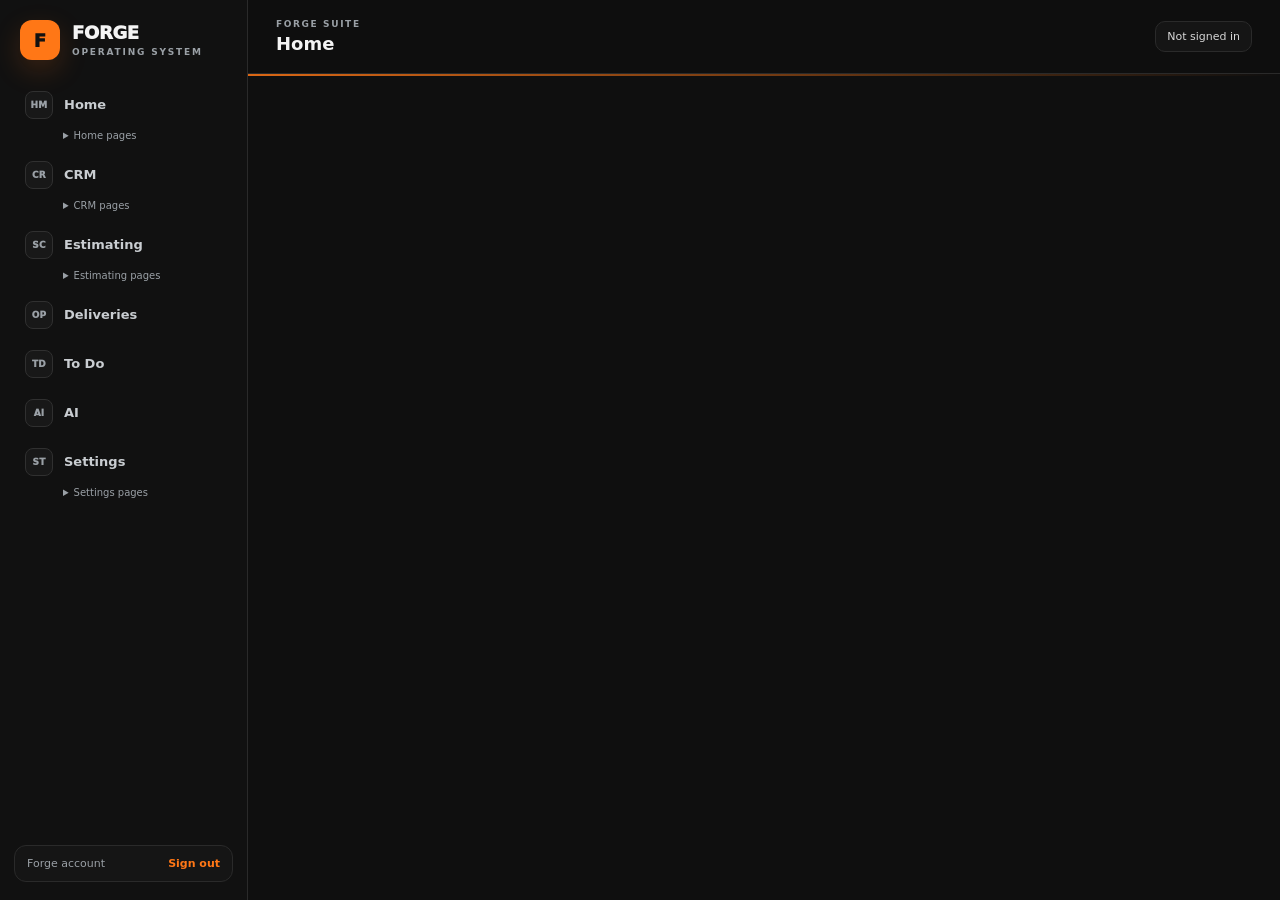
<file: index.html>
<!DOCTYPE html>
<html lang="en">
<head>
<meta charset="UTF-8" />
<meta name="viewport" content="width=device-width, initial-scale=1.0" />
<title>Forge Home</title>
<meta name="theme-color" content="#0f0f0f" />
<style>
:root{--bg:#0f0f0f;--panel:#151515;--panel2:#1a1a1a;--border:#2a2a2a;--text:#f4f4f4;--muted:#9aa0a6;--muted2:#686e75;--accent:#ff7716;--accent2:#f17016;--success:#43c17b;--warn:#f2b84b;--danger:#ef6461;--info:#5ca9ff;--shadow:0 18px 50px rgba(0,0,0,.28)}
*{box-sizing:border-box}html,body{margin:0;min-height:100%;background:var(--bg);color:var(--text);font-family:Inter,Segoe UI,system-ui,-apple-system,sans-serif}body{min-height:100vh}.app{display:block;min-height:100vh}.sidebar{position:sticky;top:0;height:100vh;border-right:1px solid var(--border);background:#111;padding:20px 16px;display:flex;flex-direction:column;gap:18px}.brand{display:flex;align-items:center;gap:12px;padding:2px 6px 12px}.brandmark{width:42px;height:42px;border-radius:12px;background:var(--accent);color:#111;display:grid;place-items:center;font-weight:1000;font-size:18px;box-shadow:0 10px 28px rgba(255,119,22,.18)}.brand h1{font-size:19px;line-height:1;margin:0;font-weight:950;letter-spacing:-.02em}.brand small{display:block;color:var(--muted);margin-top:5px;font-size:9px;text-transform:uppercase;letter-spacing:.2em;font-weight:900}.navlabel{padding:0 10px;color:var(--muted2);font-size:9px;font-weight:950;text-transform:uppercase;letter-spacing:.18em}.nav{display:grid;gap:4px}.nav a,.nav .disabled{display:flex;align-items:center;gap:11px;text-decoration:none;color:#c9cdd1;padding:10px 11px;border:1px solid transparent;border-radius:10px;font-size:13px;font-weight:750;transition:.15s ease}.nav a:hover{background:#191919;border-color:#242424;color:#fff}.nav .active{background:#1a1a1a;border-color:#2d2d2d;color:#fff;box-shadow:inset 3px 0 0 var(--accent)}.navicon{width:28px;height:28px;border-radius:8px;border:1px solid #303030;background:#181818;display:grid;place-items:center;color:var(--muted);font-size:9px;font-weight:1000}.active .navicon{color:#111;background:var(--accent);border-color:var(--accent)}.disabled{opacity:.38;cursor:not-allowed}.sidefoot{margin-top:auto;border:1px solid var(--border);background:var(--panel);padding:13px;border-radius:12px}.sidefoot strong{display:block;font-size:12px}.sidefoot span{font-size:10px;color:var(--muted);display:block;margin-top:4px}.dot{display:inline-block;width:7px;height:7px;background:var(--success);border-radius:99px;margin-right:6px}.main{min-width:0}.topbar{height:74px;border-bottom:1px solid var(--border);display:flex;align-items:center;justify-content:space-between;padding:0 28px;background:rgba(15,15,15,.92);backdrop-filter:blur(14px);position:sticky;top:0;z-index:20}.crumb small{display:block;color:var(--muted);font-size:9px;text-transform:uppercase;letter-spacing:.18em;font-weight:900;margin-bottom:4px}.crumb strong{font-size:18px;font-weight:900}.account{display:flex;align-items:center;gap:10px}.orgpill{border:1px solid var(--border);background:var(--panel);padding:8px 11px;border-radius:10px;font-size:11px;color:#d7d7d7}.btn{border:1px solid var(--border);background:#1b1b1b;color:#fff;border-radius:10px;padding:9px 12px;font-weight:850;font-size:11px;cursor:pointer}.btn:hover{border-color:#3a3a3a}.btn.primary{background:var(--accent);border-color:var(--accent);color:#111}.content{padding:28px;max-width:1680px;margin:0 auto}.hero{display:flex;justify-content:space-between;gap:20px;align-items:flex-end;margin-bottom:24px}.eyebrow{font-size:10px;color:var(--accent);text-transform:uppercase;letter-spacing:.2em;font-weight:950}.hero h2{font-size:32px;line-height:1.08;margin:7px 0 7px;letter-spacing:-.04em}.hero p{margin:0;color:var(--muted);font-size:13px;max-width:720px}.grid{display:grid;gap:14px}.stats{grid-template-columns:repeat(6,minmax(0,1fr));margin-bottom:18px}.stat{border:1px solid var(--border);background:linear-gradient(180deg,#171717,#131313);border-radius:14px;padding:16px;min-height:104px}.stathead{display:flex;justify-content:space-between;gap:8px;align-items:center;color:var(--muted);font-size:9px;text-transform:uppercase;letter-spacing:.12em;font-weight:900}.statnum{font-size:29px;font-weight:950;letter-spacing:-.04em;margin-top:12px}.statmeta{font-size:10px;color:var(--muted2);margin-top:2px}.card{border:1px solid var(--border);background:var(--panel);border-radius:16px;box-shadow:var(--shadow)}.sectionhead{display:flex;align-items:center;justify-content:space-between;padding:16px 18px;border-bottom:1px solid var(--border)}.sectionhead h3{font-size:14px;margin:0;font-weight:900}.sectionhead span{font-size:9px;color:var(--muted);text-transform:uppercase;letter-spacing:.14em;font-weight:900}.modules{grid-template-columns:repeat(4,minmax(0,1fr));margin-bottom:18px}.module{display:block;text-decoration:none;color:inherit;padding:17px;border:1px solid var(--border);background:#161616;border-radius:14px;min-height:150px;transition:.15s ease;position:relative;overflow:hidden}.module:before{content:"";position:absolute;inset:0 auto 0 0;width:3px;background:var(--accent);opacity:0}.module:hover{transform:translateY(-2px);border-color:#3b3b3b;background:#191919}.module:hover:before{opacity:1}.moduletop{display:flex;align-items:center;justify-content:space-between}.modulebadge{width:38px;height:38px;border-radius:10px;background:#202020;border:1px solid #303030;display:grid;place-items:center;color:var(--accent);font-size:10px;font-weight:1000}.live{font-size:8px;font-weight:950;text-transform:uppercase;letter-spacing:.12em;color:var(--success)}.soon{color:var(--muted2)}.module h4{font-size:14px;margin:18px 0 5px}.module p{font-size:10px;line-height:1.45;color:var(--muted);margin:0}.module .arrow{position:absolute;right:14px;bottom:12px;color:#4d4d4d}.twocol{grid-template-columns:1.35fr .85fr}.list{padding:4px 0}.row{display:grid;grid-template-columns:minmax(0,1fr) auto;gap:14px;align-items:center;padding:13px 18px;border-bottom:1px solid #222}.row:last-child{border-bottom:0}.row strong{font-size:12px;display:block}.row small{display:block;color:var(--muted);font-size:10px;margin-top:3px}.tag{font-size:8px;text-transform:uppercase;letter-spacing:.09em;font-weight:950;border:1px solid #333;background:#1c1c1c;color:#c4c4c4;border-radius:999px;padding:5px 7px}.tag.warn{color:var(--warn);border-color:rgba(242,184,75,.25);background:rgba(242,184,75,.06)}.tag.danger{color:var(--danger);border-color:rgba(239,100,97,.24);background:rgba(239,100,97,.06)}.tag.info{color:var(--info)}.empty{padding:30px;text-align:center;color:var(--muted);font-size:11px}.signin{max-width:560px;margin:70px auto;border:1px solid var(--border);background:var(--panel);border-radius:18px;padding:28px;box-shadow:var(--shadow)}.signin h2{font-size:25px;margin:8px 0 6px}.signin p{color:var(--muted);font-size:12px;line-height:1.55}.form{display:flex;gap:9px;margin-top:18px}.input{flex:1;min-width:0;background:#101010;color:#fff;border:1px solid #303030;border-radius:10px;padding:11px 12px;outline:none}.input:focus{border-color:var(--accent)}.notice{font-size:10px;color:var(--muted);margin-top:12px;min-height:14px}.hidden{display:none!important}.loading{padding:70px;text-align:center;color:var(--muted);font-size:12px}.mobile-toggle{display:none}.accentline{height:2px;background:linear-gradient(90deg,var(--accent),transparent);opacity:.85}.quick{display:flex;gap:8px;flex-wrap:wrap}.quick a{color:#ddd;text-decoration:none;border:1px solid var(--border);background:#181818;padding:8px 10px;border-radius:9px;font-size:10px;font-weight:850}.quick a:hover{border-color:#424242;color:#fff}.error{color:var(--danger)}
@media(max-width:1200px){.stats{grid-template-columns:repeat(3,1fr)}.modules{grid-template-columns:repeat(2,1fr)}}
@media(max-width:860px){.app{grid-template-columns:1fr}.sidebar{display:none}.topbar{padding:0 16px}.content{padding:18px}.hero{align-items:flex-start;flex-direction:column}.stats{grid-template-columns:repeat(2,1fr)}.modules{grid-template-columns:1fr}.twocol{grid-template-columns:1fr}.orgpill{display:none}.mobile-toggle{display:block}.form{flex-direction:column}}
.module[hidden]{display:none}.module h4{margin-top:0}.module a{color:inherit;text-decoration:none}.module a:hover{text-decoration:underline}.module details{margin-top:14px}.module summary{cursor:pointer;color:var(--muted);font-size:12px}.module-children{display:grid;gap:10px;margin-top:12px;font-size:12px}#analytics{scroll-margin-top:80px}
</style>
</head>
<body>
<div class="app">
  <!-- Sidebar is rendered by /forge-nav.js (shared across every Forge app) -->
  <main class="main">
    <header class="topbar">
      <div class="crumb"><small>Forge Suite</small><strong>Home</strong></div>
      <div class="account"><div class="orgpill" id="orgPill">Not signed in</div><span id="coreStatus" hidden></span><button class="btn hidden" id="signOutBtn">Sign out</button></div>
    </header>
    <div class="accentline"></div>
    <div class="content">
      <section id="signinPanel" class="signin hidden"><div class="notice" id="signinNotice"></div></section>
      <section id="loadingPanel" class="loading hidden">Loading Forge Core…</section>
      <section id="dashboard" class="hidden">
        <div class="hero">
          <div><div class="eyebrow">Forge Command Center</div><h2 id="welcomeTitle">Good to see you.</h2><p id="welcomeMeta">Live operational view across the Forge suite.</p></div>
          <div class="quick"><a href="https://crm.forgehub.dev/#/quotes">Open Quotes</a><a href="https://crm.forgehub.dev/#/purchasing">Create PO</a><a href="https://crm.forgehub.dev/#/deliveries">Schedule Delivery</a></div>
        </div>
        <div class="sectionhead"><h3 id="analytics">Analytics</h3><span>Existing Forge Core activity</span></div>
        <div class="grid stats">
          <div class="stat"><div class="stathead"><span>Projects</span><span>CRM</span></div><div class="statnum" id="statProjects">—</div><div class="statmeta">active / current jobs</div></div>
          <div class="stat"><div class="stathead"><span>Open Quotes</span><span>Sales</span></div><div class="statnum" id="statQuotes">—</div><div class="statmeta">not closed or declined</div></div>
          <div class="stat"><div class="stathead"><span>Purchase Orders</span><span>PO</span></div><div class="statnum" id="statPOs">—</div><div class="statmeta">open / partial / ordered</div></div>
          <div class="stat"><div class="stathead"><span>Deliveries</span><span>Ops</span></div><div class="statnum" id="statDeliveries">—</div><div class="statmeta">scheduled and not complete</div></div>
          <div class="stat hidden"><div class="stathead"><span>Production</span><span>MFG</span></div><div class="statnum" id="statMfg">—</div><div class="statmeta">open work orders</div></div>
          <div class="stat"><div class="stathead"><span>Tasks</span><span>Core</span></div><div class="statnum" id="statTasks">—</div><div class="statmeta">open items requiring follow-up</div></div>
        </div>
        <div class="grid modules">
          <article class="module" data-module="home"><h4><a href="/">Home</a></h4><p>Workspace overview.</p><details><summary>Home pages</summary><div class="module-children"><a href="#analytics">Analytics</a></div></details></article>
          <article class="module" data-module="crm"><h4><a href="https://crm.forgehub.dev/#/">CRM</a></h4><p>Customers, quotes, projects and purchasing.</p><details><summary>CRM pages</summary><div class="module-children"><a href="https://crm.forgehub.dev/#/crm">Contacts</a><a href="https://crm.forgehub.dev/#/quotes">Quotes</a><a href="https://crm.forgehub.dev/#/projects">Projects</a><a href="https://crm.forgehub.dev/#/purchasing">Purchasing</a></div></details></article>
          <article class="module" data-module="scope"><h4><a href="https://scope.forgehub.dev/">Estimating</a></h4><p>Open the existing Scope estimator.</p><details><summary>Estimating pages</summary><div class="module-children"><a href="https://reader.forgehub.dev/">Reader</a><a href="https://quote.forgehub.dev/">AI Quoter</a><a href="https://frame.forgehub.dev/">Frame</a></div></details></article>
          <article class="module" data-module="delivery"><h4><a href="https://crm.forgehub.dev/#/deliveries">Deliveries</a></h4><p>Delivery scheduling, dispatch and status.</p></article>
          <article class="module" data-module="todo"><h4><a href="https://todo.forgehub.dev/">To Do</a></h4><p>Tasks and follow-up.</p></article>
          <article class="module" data-module="hermes"><h4><a href="https://ai.forgehub.dev/sessions">AI</a></h4><p>Open existing AI sessions.</p></article>
          <article class="module" data-module="admin" id="adminModule" hidden><h4><a href="/admin.html">Admin</a></h4><p>Owner administration. Additional verification required.</p></article>
          <article class="module" data-module="settings"><h4><a href="/account.html">Settings</a></h4><p>Account settings and customer portal access.</p><details><summary>Settings pages</summary><div class="module-children"><a href="https://portal.forgehub.dev/">Customer Portal</a></div></details></article>
          <a class="module hidden" href="https://manufacturing.forgehub.dev"><div class="moduletop"><div class="modulebadge">MFG</div><span class="live">Core</span></div><h4>Manufacturing</h4><p>Work orders, production stages, quantities and shop-floor routing.</p><span class="arrow">↗</span></a>
        </div>
        <div class="grid twocol">
          <section class="card"><div class="sectionhead"><h3>Recent projects</h3><span>Forge Core</span></div><div class="list" id="recentProjects"></div></section>
          <section class="card"><div class="sectionhead"><h3>Needs attention</h3><span>Across suite</span></div><div class="list" id="attentionList"></div></section>
        </div>
      </section>
    </div>
  </main>
</div>
<script type="module">
import { core as supabase } from './core-client.js';
const $=id=>document.getElementById(id);
const signin=$('signinPanel'),loading=$('loadingPanel'),dash=$('dashboard'),notice=$('signinNotice');
const CLOSED=new Set(['completed','cancelled','closed','declined','expired','delivered','received']);
function esc(v=''){return String(v).replace(/[&<>'"]/g,c=>({'&':'&amp;','<':'&lt;','>':'&gt;',"'":'&#39;','"':'&quot;'}[c]))}
function human(v=''){return String(v||'').replaceAll('_',' ').replace(/\b\w/g,m=>m.toUpperCase())}
function fmtDate(v){if(!v)return 'No date';const d=new Date(v);return Number.isNaN(d.getTime())?v:d.toLocaleDateString(undefined,{month:'short',day:'numeric',year:'numeric'})}
function show(panel){[signin,loading,dash].forEach(x=>x.classList.add('hidden'));panel.classList.remove('hidden')}
$('signOutBtn').addEventListener('click',()=>{location.href='/account.html?signout=1'});
async function loadHome(user){show(loading);$('signOutBtn').classList.remove('hidden');
 const {data:membership,error:mErr}=await supabase.from('organization_memberships').select('organization_id,role,status').eq('user_id',user.id).eq('status','active').limit(1).maybeSingle();
 if(mErr) throw mErr; if(!membership){show(signin);notice.textContent='No active Forge workspace membership on this account.';return;}
 const orgId=membership.organization_id;
 const [{data:org},{data:locs}]=await Promise.all([supabase.from('organizations').select('id,name,slug').eq('id',orgId).maybeSingle(),supabase.from('locations').select('id,name,code,status').eq('organization_id',orgId).eq('status','active').order('name').limit(5)]);
 const location=(locs||[]).find(x=>x.code==='JK-MAIN')||(locs||[])[0];
 $('coreStatus').textContent='Connected · '+(org?.name||'Organization');$('orgPill').textContent=(org?.name||'Forge')+(location?' · '+location.name:'');
 $('welcomeTitle').textContent='Forge is ready.';$('welcomeMeta').textContent=`${org?.name||'Your organization'} · ${human(membership.role)}${location?' · '+location.name:''}`;
 const filters=q=>q.eq('organization_id',orgId);
 const [projectsR,quotesR,posR,delsR,mfgR,tasksR]=await Promise.all([
   filters(supabase.from('projects').select('id,name,project_number,status,updated_at').order('updated_at',{ascending:false}).limit(100)),
   filters(supabase.from('quotes').select('id,quote_number,title,status,total,updated_at').order('updated_at',{ascending:false}).limit(200)),
   filters(supabase.from('purchase_orders').select('id,po_number,status,expected_date,total,updated_at').order('updated_at',{ascending:false}).limit(200)),
   filters(supabase.from('deliveries').select('id,delivery_number,status,scheduled_start,direction,truck,driver,notes').order('scheduled_start',{ascending:true}).limit(250)),
   filters(supabase.from('work_orders').select('id,work_order_number,status,product_type,title,due_date,priority,updated_at').order('updated_at',{ascending:false}).limit(200)),
   filters(supabase.from('tasks').select('id,title,status,due_at,priority').order('due_at',{ascending:true}).limit(200))
 ]);
 const datasets=[projectsR,quotesR,posR,delsR,mfgR,tasksR];const firstErr=datasets.find(x=>x.error)?.error;if(firstErr){$('welcomeMeta').textContent+=' · Some dashboard data could not be loaded';}
 const projects=projectsR.data||[],quotes=quotesR.data||[],pos=posR.data||[],dels=delsR.data||[],mfg=mfgR.data||[],tasks=tasksR.data||[];
 const open=x=>!CLOSED.has(String(x.status||'').toLowerCase());
 $('statProjects').textContent=projects.filter(open).length;$('statQuotes').textContent=quotes.filter(open).length;$('statPOs').textContent=pos.filter(open).length;$('statDeliveries').textContent=dels.filter(open).length;$('statMfg').textContent=mfg.filter(open).length;$('statTasks').textContent=tasks.filter(open).length;
 renderProjects(projects.slice(0,7));renderAttention({tasks,pos,dels,mfg});show(dash)
}
function renderProjects(items){const host=$('recentProjects');if(!items.length){host.innerHTML='<div class="empty">No Core projects yet.</div>';return}host.innerHTML=items.map(p=>`<div class="row"><div><a href="https://scope.forgehub.dev/?projectId=${encodeURIComponent(p.id)}" style="color:inherit;text-decoration:none"><strong>${esc(p.project_number?`${p.project_number} · ${p.name}`:p.name||'Untitled project')}</strong></a><small>Updated ${fmtDate(p.updated_at)}</small></div><span class="tag">${esc(human(p.status||'active'))}</span></div>`).join('')}
function renderAttention({tasks,pos,dels,mfg}){const now=new Date(),week=new Date(Date.now()+7*864e5);const arr=[];
 tasks.filter(x=>!CLOSED.has(String(x.status||'').toLowerCase())).slice(0,4).forEach(x=>{const due=x.due_at?new Date(x.due_at):null;arr.push({title:x.title||'Task',meta:due?'Due '+fmtDate(x.due_at):'Open task',kind:due&&due<now?'danger':'warn',tag:due&&due<now?'Overdue':'Task'})});
 pos.filter(x=>['ordered','partial'].includes(String(x.status||'').toLowerCase())&&x.expected_date&&new Date(x.expected_date)<=week).slice(0,3).forEach(x=>arr.push({title:'PO '+(x.po_number||''),meta:'Expected '+fmtDate(x.expected_date),kind:'info',tag:human(x.status)}));
 dels.filter(x=>!CLOSED.has(String(x.status||'').toLowerCase())&&x.scheduled_start&&new Date(x.scheduled_start)<=week).slice(0,3).forEach(x=>arr.push({title:(x.direction==='inbound'?'Inbound':'Delivery')+' '+(x.delivery_number||''),meta:fmtDate(x.scheduled_start)+(x.truck?' · '+x.truck:''),kind:'info',tag:human(x.status)}));
 // Manufacturing is retained in Core, but not surfaced in Home navigation or attention.
 const showManufacturing=false;
 if(showManufacturing) mfg.filter(x=>!CLOSED.has(String(x.status||'').toLowerCase())&&x.due_date&&new Date(x.due_date)<=week).slice(0,3).forEach(x=>arr.push({title:x.work_order_number||x.title||'Work order',meta:(x.product_type||'Production')+' · due '+fmtDate(x.due_date),kind:'warn',tag:human(x.status)}));
 const host=$('attentionList');if(!arr.length){host.innerHTML='<div class="empty">Nothing urgent right now.</div>';return}host.innerHTML=arr.slice(0,9).map(a=>`<div class="row"><div><strong>${esc(a.title)}</strong><small>${esc(a.meta)}</small></div><span class="tag ${a.kind}">${esc(a.tag)}</span></div>`).join('')}
async function boot(){const {data:{session}}=await supabase.auth.getSession();if(session?.user){await loadHome(session.user)}else{location.replace('/account.html?returnTo='+encodeURIComponent(location.href))}}
supabase.auth.onAuthStateChange((event,session)=>{if((event==='SIGNED_IN'||event==='TOKEN_REFRESHED')&&session?.user)setTimeout(()=>void loadHome(session.user).catch(e=>{show(signin);notice.textContent=e.message}),0);if(event==='SIGNED_OUT')location.replace('/account.html')});boot().catch(e=>{show(signin);notice.textContent=e.message});
</script>
<script src="/forge-nav.js"></script>
</body>
</html>
</file>
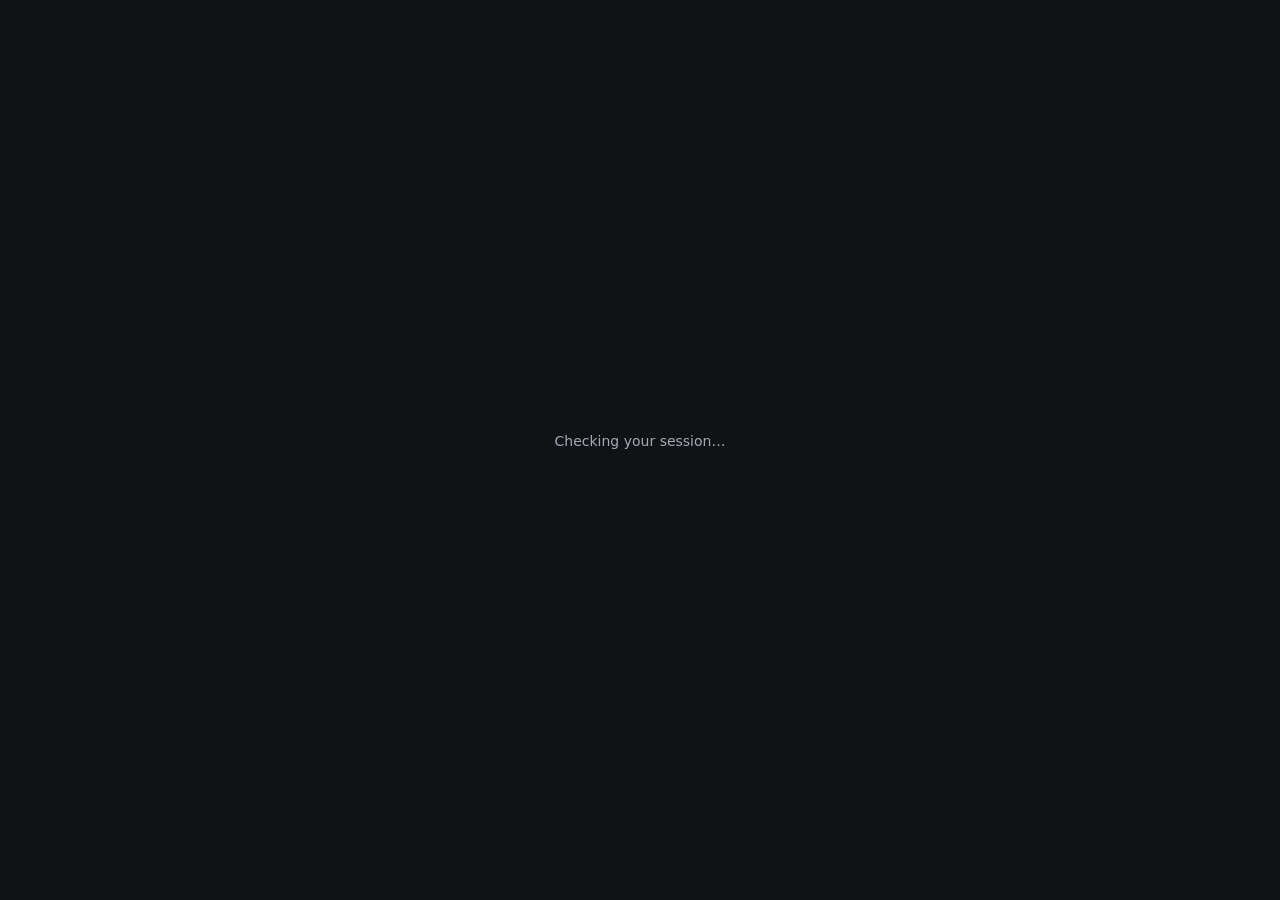
<file: account.html>
<!doctype html>
<html lang="en"><head><meta charset="utf-8"><meta name="viewport" content="width=device-width,initial-scale=1">
<title>Forge — Sign in</title><meta name="theme-color" content="#111216"><link rel="stylesheet" href="/account.css"></head>
<body class="splash">
<main class="splash-wrap">
  <form id="login" class="splash-card" hidden autocomplete="on">
    <h1>Forge</h1>
    <p class="splash-sub">Owner access</p>
    <input id="password" name="password" type="password" placeholder="Password" autocomplete="current-password" required autofocus aria-label="Password">
    <button class="primary" id="go" type="submit">Sign in</button>
    <p id="notice" role="status" aria-live="polite"></p>
  </form>
  <p id="checking" class="splash-sub">Checking your session…</p>
</main>
<script type="module" src="/account.js"></script>
</body></html>
</file>
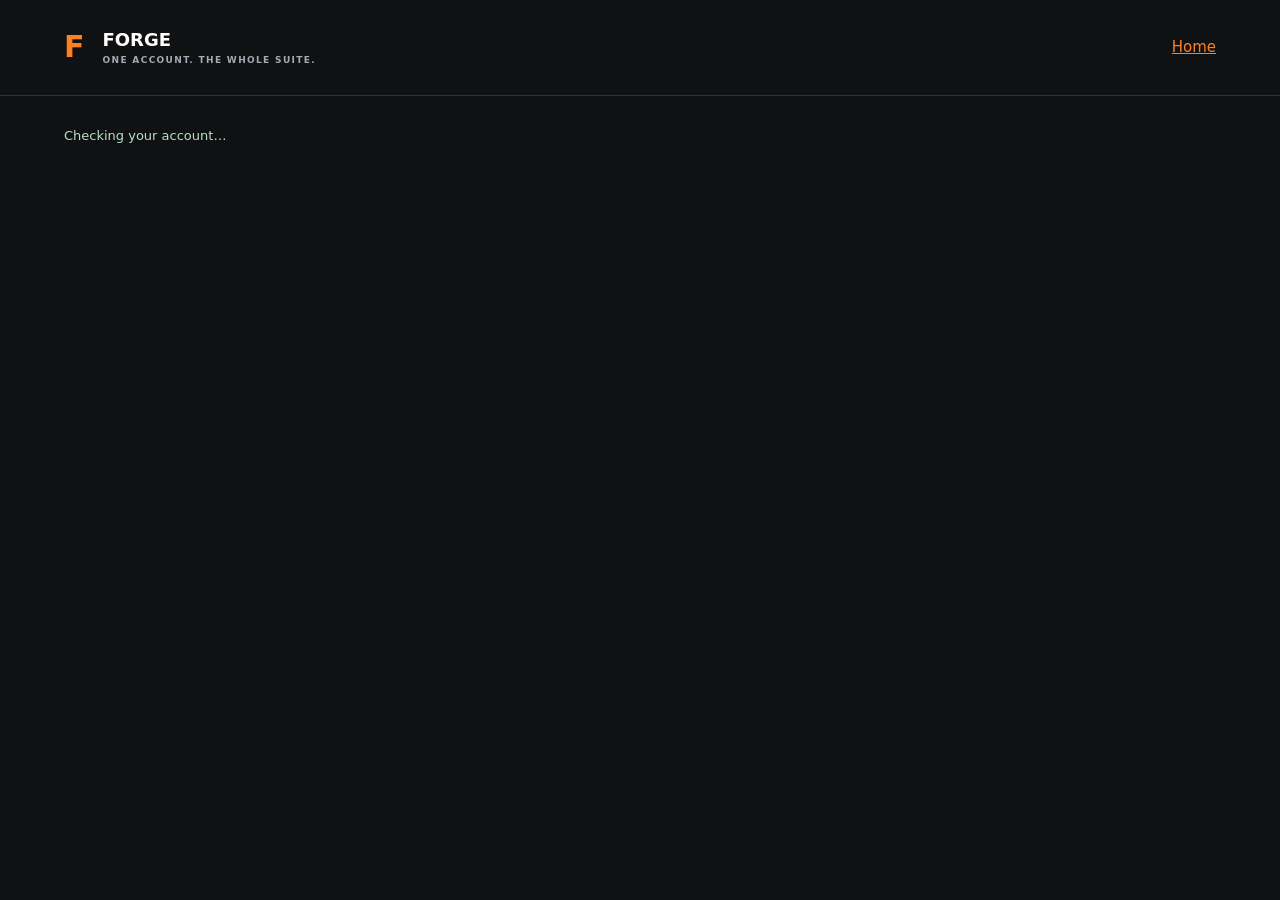
<file: admin.html>
<!doctype html>
<html lang="en"><head><meta charset="utf-8"><meta name="viewport" content="width=device-width,initial-scale=1"><title>Forge Admin</title><link rel="stylesheet" href="/account.css"></head>
<body><header><a class="brand" href="/">F <span>FORGE <small>ONE ACCOUNT. THE WHOLE SUITE.</small></span></a><nav><a href="/">Home</a><button id="signout" hidden>Sign out</button></nav></header>
<main>
<div id="notice" role="status" aria-live="polite">Checking your account…</div>
<section id="login" class="panel narrow" hidden><div class="eyebrow">Welcome to Forge</div><h1>Your work, connected.</h1><p>Sign in or register with your email. New accounts need owner approval before accessing company records.</p>
<form id="login-form"><label>Email<input name="email" type="email" autocomplete="email" required></label><label class="check"><input name="register" type="checkbox">I'm creating a new account</label><button class="primary">Send secure sign-in link</button></form><p class="muted">We’ll email a link to verify your address. No shared passwords.</p></section>
<section id="request" class="panel narrow" hidden><div class="eyebrow">Workspace access</div><h1>Let’s get you connected.</h1><p id="request-state">Your email is verified. Tell the owner which company you work with.</p><form id="request-form"><label>Your name<input name="name" maxlength="120" required autocomplete="name"></label><label>Company<input name="company" maxlength="160" required autocomplete="organization"></label><button class="primary">Request access</button></form><button id="refresh-request">Check approval status</button></section>
<section id="member" class="panel narrow" hidden><div class="eyebrow">Connected</div><h1>You're ready.</h1><p id="member-summary"></p><a id="continue" class="button primary" href="/">Open Forge</a></section>
<section id="mfa" class="panel narrow" hidden><div class="eyebrow">Platform owner</div><h1>Verify owner access.</h1><p>Use an authenticator app to unlock user management and activity across all workspaces.</p><button id="enroll">Set up authenticator</button><img id="qr" alt="Scan this code with your authenticator app" hidden><form id="mfa-form" hidden><label>Authenticator code<input name="code" inputmode="numeric" autocomplete="one-time-code" pattern="[0-9]{6}" maxlength="6" required></label><button class="primary">Unlock owner console</button></form><p class="muted">Keep access to your authenticator. Recovery is handled through the Forge infrastructure owner.</p></section>
<section id="admin" hidden><div class="eyebrow">Platform owner</div><h1>Your Forge control room.</h1><p>Manage verified users and review activity across every workspace.</p>
<div class="admin-grid"><section class="panel"><h2>People & access</h2><p id="directory-summary" class="muted"></p><form id="access-form"><label>Verified user<select name="user" required></select></label><label>Workspace<select name="organization" required></select></label><label>Role<select name="role"><option value="viewer">Viewer</option><option value="sales">Sales</option><option value="estimator">Estimator</option><option value="operations">Operations</option><option value="manager">Manager</option><option value="admin">Workspace admin</option></select></label><label>Status<select name="status"><option value="active">Active</option><option value="suspended">Suspended</option></select></label><button class="primary">Save access</button></form><h3>Pending requests</h3><div id="requests"></div><h3>Current memberships</h3><div id="memberships"></div></section>
<section class="panel"><div class="heading-row"><h2>Activity</h2><button id="refresh-audit">Refresh</button></div><p class="muted">Database changes recorded since this feature was enabled. Includes your admin actions. File reads, page views and failed actions are not captured here.</p><label>Workspace<select id="audit-org"><option value="">All workspaces</option></select></label><div id="audit" class="audit"></div><button id="more-audit">Load earlier activity</button></section></div></section>
</main><script type="module" src="/admin.js"></script><script type="module" src="/ai-admin.js"></script></body></html>
</file>
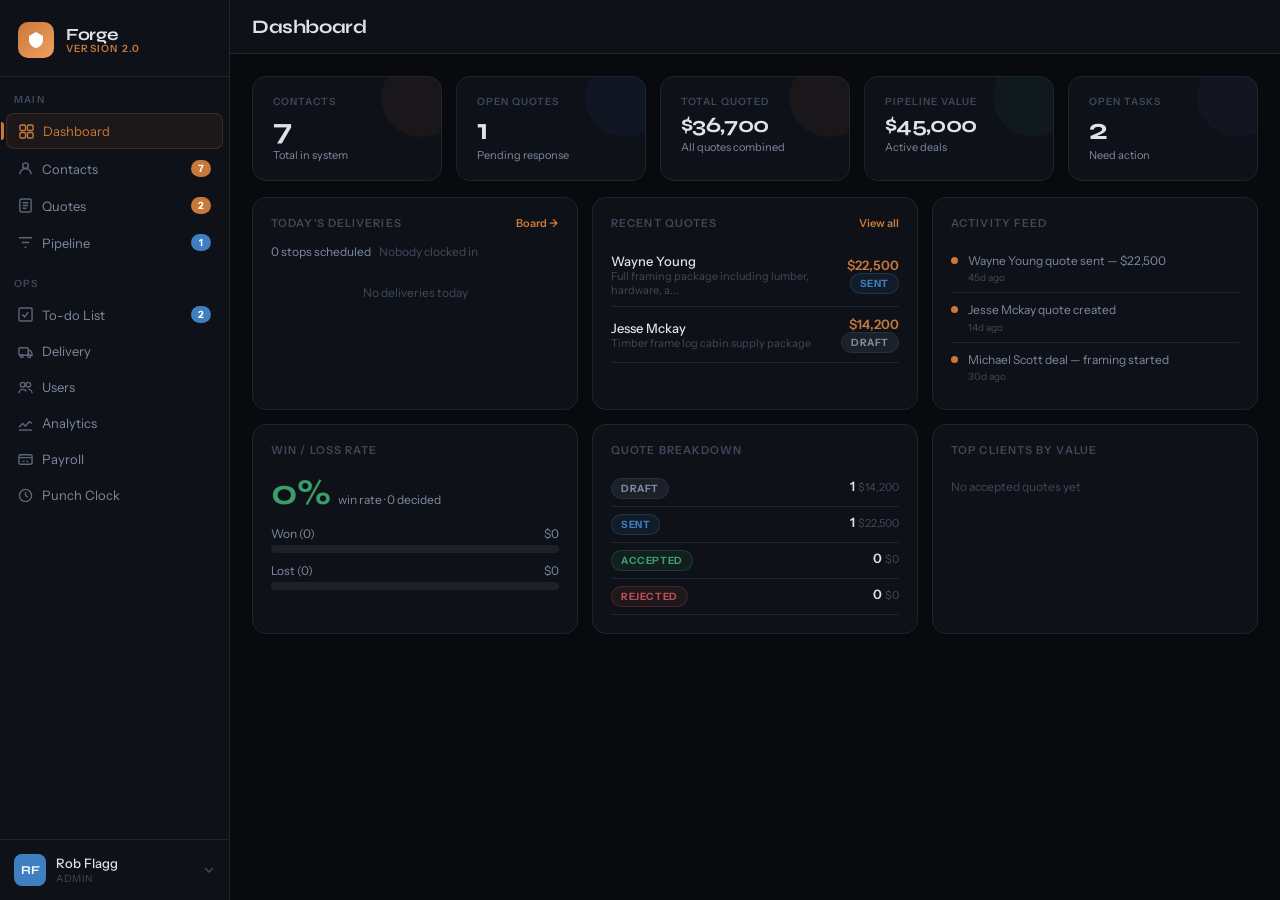
<file: forge2.html>
<!DOCTYPE html>
<html lang="en">
<head>
<meta charset="UTF-8">
<meta name="viewport" content="width=device-width, initial-scale=1.0">
<title>Forge 2.0</title>
<link href="https://fonts.googleapis.com/css2?family=Syne:wght@400;500;600;700;800&family=Instrument+Sans:wght@300;400;500;600&display=swap" rel="stylesheet">
<style>
*{margin:0;padding:0;box-sizing:border-box}
:root{
  --bg:#080a0e;--bg2:#0e1117;--bg3:#141820;--bg4:#1b2029;--bg5:#222834;
  --border:#1e2530;--border2:#28303f;--border3:#323d50;
  --text:#dde2ec;--text2:#7d8ba0;--text3:#3d4a5c;--text4:#232d3a;
  --forge:#c8783a;--forge2:#e08c4a;--forge3:#f0a060;--forgebg:rgba(200,120,58,0.08);--forgeborder:rgba(200,120,58,0.2);
  --blue:#3d7fc1;--bluebg:rgba(61,127,193,0.1);--blueborder:rgba(61,127,193,0.25);
  --green:#3a9e6a;--greenbg:rgba(58,158,106,0.1);--greenborder:rgba(58,158,106,0.25);
  --red:#b85050;--redbg:rgba(184,80,80,0.1);--redborder:rgba(184,80,80,0.25);
  --purple:#7a5fbf;--purplebg:rgba(122,95,191,0.1);--purpleborder:rgba(122,95,191,0.25);
  --amber:#b8862a;--amberbg:rgba(184,134,42,0.1);--amberborder:rgba(184,134,42,0.25);
  --r:10px;--r2:14px;
  font-family:'Instrument Sans',sans-serif;
}
html,body{height:100%;background:var(--bg);color:var(--text);font-size:14px;overflow:hidden}
#app{display:flex;height:100vh}

/* ── SIDEBAR ─────────────────────── */
#sb{width:230px;background:var(--bg2);border-right:1px solid var(--border);display:flex;flex-direction:column;flex-shrink:0}
.sb-logo{padding:22px 18px 18px;border-bottom:1px solid var(--border);display:flex;align-items:center;gap:12px}
.sb-logomark{width:36px;height:36px;border-radius:10px;background:linear-gradient(135deg,var(--forge),var(--forge3));display:flex;align-items:center;justify-content:center;flex-shrink:0}
.sb-logomark svg{width:18px;height:18px;fill:#fff}
.sb-logotxt{line-height:1}
.sb-logotxt .n{font-family:'Syne',sans-serif;font-size:17px;font-weight:700;color:var(--text);letter-spacing:-0.02em}
.sb-logotxt .v{font-size:10px;color:var(--forge);font-weight:600;letter-spacing:0.12em;text-transform:uppercase;margin-top:1px}
.sb-section{padding:16px 14px 6px;font-size:10px;letter-spacing:0.12em;text-transform:uppercase;color:var(--text3);font-weight:600}
.sb-item{display:flex;align-items:center;gap:9px;padding:9px 12px;margin:1px 6px;border-radius:8px;cursor:pointer;color:var(--text2);font-size:13px;font-weight:400;transition:all .12s;position:relative;user-select:none}
.sb-item:hover{background:var(--bg3);color:var(--text)}
.sb-item.on{background:var(--forgebg);color:var(--forge);border:1px solid var(--forgeborder)}
.sb-item.on::before{content:'';position:absolute;left:-6px;top:50%;transform:translateY(-50%);width:3px;height:18px;background:var(--forge);border-radius:0 3px 3px 0}
.sb-icon{width:15px;height:15px;flex-shrink:0;opacity:.7}
.sb-item.on .sb-icon{opacity:1}
.sb-badge{margin-left:auto;font-size:10px;font-weight:700;padding:2px 7px;border-radius:20px;background:var(--forge);color:#fff;min-width:20px;text-align:center}
.sb-badge.b{background:var(--blue)}
.sb-spacer{flex:1}
.sb-user{padding:14px;border-top:1px solid var(--border);display:flex;align-items:center;gap:10px}
.sb-avatar{width:32px;height:32px;border-radius:8px;background:linear-gradient(135deg,var(--forge),var(--forge2));display:flex;align-items:center;justify-content:center;font-family:'Syne',sans-serif;font-size:12px;font-weight:700;color:#fff;flex-shrink:0}
.sb-uname{font-size:13px;font-weight:500;color:var(--text)}
.sb-urole{font-size:10px;color:var(--text3);text-transform:uppercase;letter-spacing:0.06em;margin-top:1px}

/* ── MAIN ────────────────────────── */
#main{flex:1;display:flex;flex-direction:column;overflow:hidden}
#topbar{height:54px;background:var(--bg2);border-bottom:1px solid var(--border);display:flex;align-items:center;padding:0 22px;gap:12px;flex-shrink:0}
.topbar-title{font-family:'Syne',sans-serif;font-size:19px;font-weight:700;color:var(--text);flex:1;letter-spacing:-0.02em}
.tb-btn{display:flex;align-items:center;gap:6px;padding:7px 14px;border-radius:8px;border:1px solid var(--border2);background:var(--bg3);color:var(--text2);font-size:13px;cursor:pointer;font-family:'Instrument Sans',sans-serif;font-weight:500;transition:all .12s;white-space:nowrap}
.tb-btn:hover{border-color:var(--border3);color:var(--text)}
.tb-btn.p{background:var(--forge);border-color:var(--forge);color:#fff}
.tb-btn.p:hover{background:var(--forge2)}
#content{flex:1;overflow-y:auto;padding:22px}
.page{display:none}.page.on{display:block}
@keyframes fi{from{opacity:0;transform:translateY(5px)}to{opacity:1;transform:translateY(0)}}
.page.on{animation:fi .18s ease}

/* ── SHARED COMPONENTS ───────────── */
.grid2{display:grid;grid-template-columns:1fr 1fr;gap:14px}
.grid3{display:grid;grid-template-columns:repeat(3,1fr);gap:14px}
.grid4{display:grid;grid-template-columns:repeat(4,1fr);gap:14px}
.card{background:var(--bg2);border:1px solid var(--border);border-radius:var(--r2);padding:18px}
.card-hd{font-size:11px;text-transform:uppercase;letter-spacing:0.1em;color:var(--text3);font-weight:600;margin-bottom:14px;display:flex;align-items:center;justify-content:space-between}
.card-link{color:var(--forge);cursor:pointer;text-transform:none;letter-spacing:0;font-size:11px}
.stat{background:var(--bg2);border:1px solid var(--border);border-radius:var(--r2);padding:18px 20px;position:relative;overflow:hidden}
.stat-lbl{font-size:10px;text-transform:uppercase;letter-spacing:0.1em;color:var(--text3);font-weight:600;margin-bottom:6px}
.stat-val{font-family:'Syne',sans-serif;font-size:30px;font-weight:700;color:var(--text);letter-spacing:-0.03em;line-height:1}
.stat-sub{font-size:11px;color:var(--text2);margin-top:4px}
.stat-glow{position:absolute;top:-20px;right:-20px;width:80px;height:80px;border-radius:50%;opacity:.06}

/* badge/status */
.badge{display:inline-flex;align-items:center;padding:3px 9px;border-radius:20px;font-size:10px;font-weight:700;text-transform:uppercase;letter-spacing:0.06em;border:1px solid transparent}
.badge-draft{background:var(--bg4);color:var(--text2);border-color:var(--border2)}
.badge-sent{background:var(--bluebg);color:var(--blue);border-color:var(--blueborder)}
.badge-accepted{background:var(--greenbg);color:var(--green);border-color:var(--greenborder)}
.badge-rejected{background:var(--redbg);color:var(--red);border-color:var(--redborder)}
.badge-lead{background:var(--bluebg);color:var(--blue);border-color:var(--blueborder)}
.badge-active{background:var(--greenbg);color:var(--green);border-color:var(--greenborder)}
.badge-prospect{background:var(--purplebg);color:var(--purple);border-color:var(--purpleborder)}
.badge-inactive{background:var(--bg4);color:var(--text2);border-color:var(--border2)}

/* table */
.tbl{background:var(--bg2);border:1px solid var(--border);border-radius:var(--r2);overflow:hidden}
.tbl-hd{display:grid;padding:9px 16px;background:var(--bg3);border-bottom:1px solid var(--border);font-size:10px;text-transform:uppercase;letter-spacing:0.1em;color:var(--text3);font-weight:600}
.tbl-row{display:grid;padding:12px 16px;border-bottom:1px solid var(--border);align-items:center;cursor:pointer;transition:background .1s}
.tbl-row:hover{background:var(--bg3)}
.tbl-row:last-child{border-bottom:none}

/* forms */
.f-row{margin-bottom:13px}
.f-label{font-size:10px;text-transform:uppercase;letter-spacing:0.1em;color:var(--text3);font-weight:600;margin-bottom:5px;display:block}
.f-inp{width:100%;background:var(--bg3);border:1px solid var(--border2);border-radius:8px;padding:9px 12px;color:var(--text);font-family:'Instrument Sans',sans-serif;font-size:13.5px;outline:none;transition:border-color .15s}
.f-inp:focus{border-color:var(--forge)}
.f-inp::placeholder{color:var(--text3)}
.f-sel{appearance:none;cursor:pointer;background-image:url("data:image/svg+xml,%3Csvg xmlns='http://www.w3.org/2000/svg' width='10' height='6' viewBox='0 0 10 6'%3E%3Cpath d='M1 1l4 4 4-4' stroke='%233d4a5c' stroke-width='1.5' fill='none' stroke-linecap='round'/%3E%3C/svg%3E");background-repeat:no-repeat;background-position:right 10px center}
.f-textarea{resize:vertical;min-height:72px;line-height:1.5}
.f-row2{display:grid;grid-template-columns:1fr 1fr;gap:12px}

/* buttons */
.btn{padding:8px 16px;border-radius:8px;border:none;cursor:pointer;font-family:'Instrument Sans',sans-serif;font-size:13px;font-weight:500;transition:all .12s;display:inline-flex;align-items:center;gap:6px;white-space:nowrap}
.btn-ghost{background:var(--bg3);border:1px solid var(--border2);color:var(--text2)}.btn-ghost:hover{color:var(--text);border-color:var(--border3)}
.btn-primary{background:var(--forge);color:#fff;border:1px solid var(--forge)}.btn-primary:hover{background:var(--forge2)}
.btn-green{background:var(--greenbg);color:var(--green);border:1px solid var(--greenborder)}.btn-green:hover{background:var(--green);color:#fff}
.btn-red{background:var(--redbg);color:var(--red);border:1px solid var(--redborder)}.btn-red:hover{background:var(--red);color:#fff}
.btn-blue{background:var(--bluebg);color:var(--blue);border:1px solid var(--blueborder)}.btn-blue:hover{background:var(--blue);color:#fff}
.btn-sm{padding:5px 11px;font-size:12px;border-radius:6px}
.btn-icon{padding:6px;border-radius:6px;background:var(--bg3);border:1px solid var(--border2);color:var(--text2);cursor:pointer;font-size:14px;line-height:1;transition:all .12s}
.btn-icon:hover{color:var(--red);border-color:var(--redborder)}

/* modal */
.overlay{position:fixed;inset:0;background:rgba(0,0,0,.75);display:flex;align-items:center;justify-content:center;z-index:500;opacity:0;pointer-events:none;transition:opacity .18s;padding:20px}
.overlay.on{opacity:1;pointer-events:all}
.modal{background:var(--bg2);border:1px solid var(--border3);border-radius:var(--r2);padding:26px;width:520px;max-width:100%;max-height:90vh;overflow-y:auto;transform:translateY(8px);transition:transform .18s}
.overlay.on .modal{transform:translateY(0)}
.modal.lg{width:700px}
.modal-title{font-family:'Syne',sans-serif;font-size:20px;font-weight:700;letter-spacing:-0.02em;color:var(--text);margin-bottom:18px;display:flex;align-items:center;justify-content:space-between}
.modal-close{background:none;border:none;color:var(--text3);cursor:pointer;font-size:20px;line-height:1;padding:0 4px}
.modal-close:hover{color:var(--text)}
.modal-actions{display:flex;gap:8px;justify-content:flex-end;margin-top:18px;padding-top:16px;border-top:1px solid var(--border)}

/* search */
.search-wrap{display:flex;align-items:center;gap:9px;background:var(--bg2);border:1px solid var(--border);border-radius:var(--r);padding:0 13px;margin-bottom:14px}
.search-wrap input{flex:1;background:none;border:none;outline:none;padding:10px 0;color:var(--text);font-family:'Instrument Sans',sans-serif;font-size:13.5px}
.search-wrap input::placeholder{color:var(--text3)}

/* ── QUOTES ──────────────────────── */
.q-card{background:var(--bg2);border:1px solid var(--border);border-radius:var(--r2);padding:18px;margin-bottom:10px;display:grid;grid-template-columns:1fr auto;gap:16px;align-items:start;transition:border-color .12s}
.q-card:hover{border-color:var(--border3)}
.q-id{font-size:10px;color:var(--text3);font-weight:600;letter-spacing:.08em;text-transform:uppercase;margin-bottom:4px}
.q-client{font-family:'Syne',sans-serif;font-size:16px;font-weight:600;letter---spacing:-0.01em;color:var(--text);margin-bottom:2px}
.q-desc{font-size:12px;color:var(--text2);margin-bottom:10px;line-height:1.4}
.q-actions{display:flex;gap:6px;flex-wrap:wrap}
.q-amt{font-family:'Syne',sans-serif;font-size:26px;font-weight:700;color:var(--forge);letter-spacing:-0.03em;text-align:right}
.q-date{font-size:11px;color:var(--text3);text-align:right;margin-top:2px;margin-bottom:8px}

/* ── PIPELINE ────────────────────── */
.pipeline-wrap{display:flex;gap:12px;overflow-x:auto;padding-bottom:8px;height:calc(100vh - 120px)}
.pipe-col{flex:0 0 260px;background:var(--bg2);border:1px solid var(--border);border-radius:var(--r2);display:flex;flex-direction:column;max-height:100%}
.pipe-col-hd{padding:14px 14px 10px;border-bottom:1px solid var(--border);flex-shrink:0}
.pipe-col-title{font-size:11px;font-weight:700;text-transform:uppercase;letter-spacing:.1em;color:var(--text2);display:flex;align-items:center;gap:8px}
.pipe-col-count{background:var(--bg4);color:var(--text3);font-size:10px;padding:2px 7px;border-radius:10px;font-weight:600}
.pipe-col-body{flex:1;overflow-y:auto;padding:10px}
.pipe-card{background:var(--bg3);border:1px solid var(--border);border-radius:10px;padding:13px;margin-bottom:8px;cursor:pointer;transition:border-color .12s}
.pipe-card:hover{border-color:var(--border3)}
.pipe-card-name{font-size:13.5px;font-weight:600;color:var(--text);margin-bottom:2px;font-family:'Syne',sans-serif}
.pipe-card-co{font-size:12px;color:var(--text2);margin-bottom:8px}
.pipe-card-val{font-size:13px;font-weight:600;color:var(--forge)}
.pipe-card-meta{margin-top:8px;padding-top:8px;border-top:1px solid var(--border);display:flex;gap:6px;flex-wrap:wrap}
.pipe-tag{font-size:10px;padding:2px 7px;border-radius:5px;background:var(--bg4);color:var(--text3);font-weight:500}
.pipe-tag.truss{background:var(--amberbg);color:var(--amber)}
.pipe-tag.todo{background:var(--bluebg);color:var(--blue)}
.pipe-tag.timeline{background:var(--purplebg);color:var(--purple)}

/* ── DEAL DETAIL ─────────────────── */
.deal-detail{display:grid;grid-template-columns:1fr 340px;gap:16px;height:calc(100vh - 120px)}
.deal-main{overflow-y:auto;display:flex;flex-direction:column;gap:14px}
.deal-side{overflow-y:auto;display:flex;flex-direction:column;gap:12px}
.section-card{background:var(--bg2);border:1px solid var(--border);border-radius:var(--r2);padding:18px}
.section-title{font-size:11px;text-transform:uppercase;letter-spacing:.1em;color:var(--text3);font-weight:600;margin-bottom:14px;display:flex;align-items:center;justify-content:space-between}

/* timeline */
.tl-item{display:flex;gap:12px;padding:10px 0;border-bottom:1px solid var(--border);position:relative}
.tl-item:last-child{border-bottom:none}
.tl-dot{width:10px;height:10px;border-radius:50%;background:var(--forge);margin-top:4px;flex-shrink:0}
.tl-dot.done{background:var(--green)}
.tl-dot.future{background:var(--border2)}
.tl-content{flex:1}
.tl-title{font-size:13px;font-weight:500;color:var(--text);margin-bottom:2px}
.tl-date{font-size:11px;color:var(--text3)}

/* todo in deal */
.dtodo-item{display:flex;align-items:center;gap:10px;padding:9px 0;border-bottom:1px solid var(--border)}
.dtodo-item:last-child{border-bottom:none}
.dtodo-check{width:16px;height:16px;border-radius:4px;border:2px solid var(--border3);cursor:pointer;flex-shrink:0;display:flex;align-items:center;justify-content:center;transition:all .12s}
.dtodo-check.done{background:var(--green);border-color:var(--green)}
.dtodo-text{flex:1;font-size:13px;color:var(--text)}
.dtodo-item.done .dtodo-text{text-decoration:line-through;color:var(--text3)}

/* next steps */
.step-item{display:flex;align-items:flex-start;gap:10px;padding:9px 0;border-bottom:1px solid var(--border)}
.step-item:last-child{border-bottom:none}
.step-num{width:20px;height:20px;border-radius:5px;background:var(--forgebg);color:var(--forge);font-size:10px;font-weight:700;display:flex;align-items:center;justify-content:center;flex-shrink:0;margin-top:1px}
.step-text{flex:1;font-size:13px;color:var(--text);line-height:1.4}

/* contacts */
.av{width:32px;height:32px;border-radius:8px;display:flex;align-items:center;justify-content:center;font-size:11px;font-weight:700;color:#fff;flex-shrink:0}
.av-sm{width:26px;height:26px;border-radius:6px;font-size:10px}

/* truss date */
.truss-display{background:var(--amberbg);border:1px solid var(--amberborder);border-radius:var(--r);padding:14px 16px;display:flex;align-items:center;gap:12px}
.truss-icon{font-size:22px;flex-shrink:0}
.truss-lbl{font-size:10px;text-transform:uppercase;letter-spacing:.1em;color:var(--amber);font-weight:700;margin-bottom:2px}
.truss-date{font-family:'Syne',sans-serif;font-size:18px;font-weight:700;color:var(--text)}

/* activity */
.act-item{display:flex;gap:10px;padding:8px 0;border-bottom:1px solid var(--border)}
.act-item:last-child{border-bottom:none}
.act-dot{width:7px;height:7px;border-radius:50%;background:var(--forge);margin-top:5px;flex-shrink:0}
.act-txt{font-size:12px;color:var(--text2);line-height:1.45;flex:1}
.act-time{font-size:10px;color:var(--text3);margin-top:2px}

/* todos page */
.todo-item{display:flex;align-items:center;gap:11px;background:var(--bg2);border:1px solid var(--border);border-radius:8px;padding:11px 13px;margin-bottom:6px;transition:opacity .15s}
.todo-item.done{opacity:.4}
.todo-check{width:18px;height:18px;border-radius:5px;border:2px solid var(--border3);cursor:pointer;flex-shrink:0;display:flex;align-items:center;justify-content:center;transition:all .12s}
.todo-check.done{background:var(--green);border-color:var(--green)}
.todo-txt{flex:1;font-size:13.5px;color:var(--text)}
.todo-item.done .todo-txt{text-decoration:line-through;color:var(--text3)}
.p-tag{font-size:10px;font-weight:700;padding:2px 8px;border-radius:10px;text-transform:uppercase;letter-spacing:.04em}
.p-high{background:var(--redbg);color:var(--red)}
.p-med{background:var(--amberbg);color:var(--amber)}
.p-low{background:var(--greenbg);color:var(--green)}
.todo-del{background:none;border:none;color:var(--text3);cursor:pointer;font-size:16px;opacity:0;transition:opacity .1s;line-height:1;padding:2px}
.todo-item:hover .todo-del{opacity:1}
.todo-source{font-size:10px;color:var(--text3);margin-left:4px}

/* ── DELIVERY BOARD ──────────────── */
.db-toolbar{display:flex;align-items:center;gap:10px;margin-bottom:16px;flex-wrap:wrap}
.db-view-toggle{display:flex;background:var(--bg3);border:1px solid var(--border2);border-radius:8px;overflow:hidden}
.db-vbtn{padding:7px 16px;font-size:12px;font-weight:600;cursor:pointer;color:var(--text2);border:none;background:none;font-family:'Instrument Sans',sans-serif;transition:all .12s;white-space:nowrap}
.db-vbtn.on{background:var(--forge);color:#fff}
.db-week-nav{display:flex;align-items:center;gap:8px}
.db-week-lbl{font-family:'Syne',sans-serif;font-size:14px;font-weight:700;color:var(--text);min-width:180px;text-align:center}
.db-nav-btn{width:28px;height:28px;border-radius:6px;border:1px solid var(--border2);background:var(--bg3);color:var(--text2);cursor:pointer;display:flex;align-items:center;justify-content:center;font-size:14px;transition:all .12s}
.db-nav-btn:hover{border-color:var(--forge);color:var(--forge)}
.db-role-pill{display:flex;align-items:center;gap:6px;padding:6px 12px;border-radius:20px;font-size:11px;font-weight:700;text-transform:uppercase;letter-spacing:.06em;cursor:pointer;border:1px solid var(--border2);background:var(--bg3);color:var(--text2);transition:all .12s;margin-left:auto}
.db-role-pill.driver{background:var(--bluebg);color:var(--blue);border-color:var(--blueborder)}
.db-role-pill.foreman{background:var(--purplebg);color:var(--purple);border-color:var(--purpleborder)}
.db-role-pill.admin{background:var(--forgebg);color:var(--forge);border-color:var(--forgeborder)}

/* week view */
.db-week{display:grid;grid-template-columns:repeat(6,1fr);gap:10px;min-width:0}
.db-day-col{background:var(--bg2);border:1px solid var(--border);border-radius:var(--r2);overflow:hidden;display:flex;flex-direction:column}
.db-day-hd{padding:10px 12px;border-bottom:1px solid var(--border);background:var(--bg3);flex-shrink:0}
.db-day-name{font-family:'Syne',sans-serif;font-size:13px;font-weight:700;color:var(--text);letter-spacing:-.01em}
.db-day-date{font-size:10px;color:var(--text3);margin-top:1px}
.db-day-today .db-day-hd{background:var(--forgebg)}
.db-day-today .db-day-name{color:var(--forge)}

.db-priority-section{padding:6px 8px;border-bottom:1px solid var(--border);background:rgba(184,134,42,.04)}
.db-priority-lbl{font-size:9px;text-transform:uppercase;letter-spacing:.1em;color:var(--amber);font-weight:700;padding:2px 4px 4px}
.db-slot-section{flex:1}
.db-slot-hd{display:flex;align-items:center;gap:6px;padding:5px 10px;background:var(--bg4);border-bottom:1px solid var(--border);position:sticky;top:0}
.db-slot-lbl{font-size:9px;font-weight:700;text-transform:uppercase;letter-spacing:.1em}
.db-slot-lbl.am{color:var(--blue)}
.db-slot-lbl.pm{color:var(--amber)}
.db-slot-count{font-size:9px;color:var(--text3);margin-left:auto}
.db-slot-body{padding:5px;min-height:60px}
.db-add-btn{width:100%;padding:5px;border:1px dashed var(--border2);border-radius:6px;background:none;color:var(--text3);font-size:11px;cursor:pointer;transition:all .12s;font-family:'Instrument Sans',sans-serif;margin-top:3px}
.db-add-btn:hover{border-color:var(--forge);color:var(--forge)}

/* delivery card */
.dc{background:var(--bg3);border:1px solid var(--border);border-radius:8px;padding:9px 10px;margin-bottom:5px;cursor:pointer;transition:all .12s;position:relative}
.dc:hover{border-color:var(--border3);transform:translateY(-1px)}
.dc.priority-1{border-left:3px solid var(--red)}
.dc.priority-2{border-left:3px solid var(--amber)}
.dc.priority-3{border-left:3px solid var(--blue)}
.dc.status-delivered{opacity:.55}
.dc.status-onroute{border-color:var(--forge);background:var(--forgebg)}
.dc.status-issue{border-color:var(--red);background:var(--redbg)}
.dc-priority{position:absolute;top:6px;right:7px;font-size:9px;font-weight:700;color:var(--text3)}
.dc-name{font-size:12px;font-weight:600;color:var(--text);margin-bottom:2px;padding-right:20px;line-height:1.3}
.dc-addr{font-size:10px;color:var(--text3);margin-bottom:5px;line-height:1.3}
.dc-meta{display:flex;gap:4px;flex-wrap:wrap;align-items:center}
.dc-tag{font-size:9px;padding:1px 5px;border-radius:4px;font-weight:600;background:var(--bg4);color:var(--text3)}
.dc-tag.hw{background:var(--amberbg);color:var(--amber)}
.dc-tag.call{background:var(--bluebg);color:var(--blue)}
.dc-tag.driver{background:var(--purplebg);color:var(--purple)}
.dc-status{font-size:9px;font-weight:700;padding:1px 6px;border-radius:10px;margin-left:auto}
.dc-status.scheduled{background:var(--bg4);color:var(--text3)}
.dc-status.onroute{background:var(--forgebg);color:var(--forge)}
.dc-status.delivered{background:var(--greenbg);color:var(--green)}
.dc-status.issue{background:var(--redbg);color:var(--red)}

/* day view */
.db-day-view{display:grid;grid-template-columns:1fr 1fr;gap:16px}
.db-section-card{background:var(--bg2);border:1px solid var(--border);border-radius:var(--r2);overflow:hidden}
.db-section-hd{padding:12px 16px;border-bottom:1px solid var(--border);display:flex;align-items:center;gap:10px}
.db-section-title{font-family:'Syne',sans-serif;font-size:14px;font-weight:700}
.db-section-title.am{color:var(--blue)}
.db-section-title.pm{color:var(--amber)}
.db-priority-strip{background:rgba(184,134,42,.06);border-bottom:1px solid var(--border);padding:8px 12px}
.db-priority-strip-lbl{font-size:9px;font-weight:700;text-transform:uppercase;letter-spacing:.1em;color:var(--amber);margin-bottom:6px}
.db-slot-list{padding:10px}

/* empty */
.empty{padding:48px 24px;text-align:center;color:var(--text3)}
.empty-ico{font-size:32px;margin-bottom:10px;opacity:.4}
.empty-txt{font-size:14px;margin-bottom:4px;color:var(--text2)}
.empty-sub{font-size:12px}

/* ── NEW FEATURES ────────────────── */
/* Notes / call log */
.note-item{display:flex;gap:10px;padding:11px 0;border-bottom:1px solid var(--border)}
.note-item:last-child{border-bottom:none}
.note-dot{width:8px;height:8px;border-radius:50%;margin-top:5px;flex-shrink:0}
.note-dot.call{background:var(--blue)}
.note-dot.note{background:var(--forge)}
.note-dot.visit{background:var(--purple)}
.note-dot.email{background:var(--green)}
.note-body{flex:1}
.note-text{font-size:13px;color:var(--text);line-height:1.5;margin-bottom:3px}
.note-meta{font-size:10px;color:var(--text3);display:flex;gap:8px;align-items:center}
.note-type-tag{font-size:9px;font-weight:700;text-transform:uppercase;letter-spacing:.06em;padding:1px 6px;border-radius:4px}
.nt-call{background:var(--bluebg);color:var(--blue)}
.nt-note{background:var(--forgebg);color:var(--forge)}
.nt-visit{background:var(--purplebg);color:var(--purple)}
.nt-email{background:var(--greenbg);color:var(--green)}

/* Revision history */
.rev-item{display:flex;gap:10px;padding:9px 0;border-bottom:1px solid var(--border);align-items:flex-start}
.rev-item:last-child{border-bottom:none}
.rev-num{font-size:10px;font-weight:700;color:var(--text3);background:var(--bg4);border-radius:4px;padding:2px 6px;flex-shrink:0;margin-top:1px}
.rev-amt{font-family:'Syne',sans-serif;font-size:15px;font-weight:700;color:var(--forge)}
.rev-date{font-size:11px;color:var(--text3)}
.rev-reason{font-size:12px;color:var(--text2);margin-top:2px;font-style:italic}

/* Today delivery widget */
.today-stop{display:flex;align-items:center;gap:10px;padding:8px 0;border-bottom:1px solid var(--border)}
.today-stop:last-child{border-bottom:none}
.today-num{font-family:'Syne',sans-serif;font-size:16px;font-weight:700;color:var(--text3);min-width:20px}
.today-info{flex:1}
.today-name{font-size:13px;font-weight:500;color:var(--text)}
.today-addr{font-size:11px;color:var(--text3)}
.today-slot-tag{font-size:9px;font-weight:700;padding:2px 7px;border-radius:10px;text-transform:uppercase}
.today-slot-tag.am{background:var(--bluebg);color:var(--blue)}
.today-slot-tag.pm{background:var(--amberbg);color:var(--amber)}
.today-slot-tag.p1{background:var(--redbg);color:var(--red)}

/* Analytics */
.analytics-grid{display:grid;grid-template-columns:1fr 1fr;gap:14px;margin-bottom:16px}
.win-bar-wrap{margin-bottom:10px}
.win-bar-label{display:flex;justify-content:space-between;font-size:12px;color:var(--text2);margin-bottom:4px}
.win-bar-track{height:8px;background:var(--bg4);border-radius:4px;overflow:hidden}
.win-bar-fill{height:100%;border-radius:4px;background:linear-gradient(90deg,var(--green),#2d7a55)}
.win-bar-fill.lost{background:linear-gradient(90deg,var(--red),#8a3535)}
.month-row{display:flex;align-items:center;gap:10px;padding:8px 0;border-bottom:1px solid var(--border)}
.month-row:last-child{border-bottom:none}
.month-lbl{font-size:12px;color:var(--text2);min-width:70px}
.month-bars{flex:1;display:flex;gap:4px;align-items:center}
.month-val{font-size:12px;font-weight:600;color:var(--text);min-width:50px;text-align:right}

/* Payroll */
.payroll-row{display:grid;grid-template-columns:160px 80px 80px 90px 100px 80px;gap:12px;padding:11px 14px;border-bottom:1px solid var(--border);align-items:center;font-size:13px}
.payroll-row:last-child{border-bottom:none}
.payroll-hd{display:grid;grid-template-columns:160px 80px 80px 90px 100px 80px;gap:12px;padding:9px 14px;background:var(--bg3);border-bottom:1px solid var(--border);font-size:10px;text-transform:uppercase;letter-spacing:.1em;color:var(--text3);font-weight:600}

/* ── PUNCH CLOCK ─────────────────── */
.punch-hero{display:flex;flex-direction:column;align-items:center;justify-content:center;padding:36px 20px;background:var(--bg2);border:1px solid var(--border);border-radius:var(--r2);margin-bottom:16px;position:relative;overflow:hidden}
.punch-hero::before{content:'';position:absolute;inset:0;background:radial-gradient(ellipse at 50% 0%,rgba(200,120,58,.06),transparent 70%)}
.punch-clock-time{font-family:'Syne',sans-serif;font-size:48px;font-weight:700;color:var(--text);letter-spacing:-0.04em;line-height:1;margin-bottom:4px}
.punch-clock-date{font-size:13px;color:var(--text3);margin-bottom:28px}
.punch-btn{width:160px;height:160px;border-radius:50%;border:none;cursor:pointer;font-family:'Syne',sans-serif;font-size:20px;font-weight:700;letter-spacing:-0.01em;transition:all .2s;position:relative;display:flex;align-items:center;justify-content:center;flex-direction:column;gap:4px}
.punch-btn.in{background:linear-gradient(135deg,var(--green),#2d7a55);color:#fff;box-shadow:0 0 0 8px rgba(58,158,106,.12),0 8px 32px rgba(58,158,106,.3)}
.punch-btn.in:hover{box-shadow:0 0 0 14px rgba(58,158,106,.15),0 12px 40px rgba(58,158,106,.4);transform:scale(1.04)}
.punch-btn.out{background:linear-gradient(135deg,var(--red),#8a3535);color:#fff;box-shadow:0 0 0 8px rgba(184,80,80,.12),0 8px 32px rgba(184,80,80,.3)}
.punch-btn.out:hover{box-shadow:0 0 0 14px rgba(184,80,80,.15),0 12px 40px rgba(184,80,80,.4);transform:scale(1.04)}
.punch-btn-sub{font-size:11px;font-weight:400;opacity:.8}
.punch-status{margin-top:22px;font-size:13px;color:var(--text2);min-height:20px;text-align:center}
.punch-status .on{color:var(--green);font-weight:600}
.punch-status .elapsed{color:var(--forge);font-weight:600}

.punch-grid{display:grid;grid-template-columns:1fr 1fr;gap:16px}
.punch-log-item{display:grid;grid-template-columns:100px 1fr 1fr 80px;gap:12px;padding:10px 14px;border-bottom:1px solid var(--border);align-items:center;font-size:13px}
.punch-log-item:last-child{border-bottom:none}
.punch-log-hd{display:grid;grid-template-columns:100px 1fr 1fr 80px;gap:12px;padding:8px 14px;background:var(--bg3);border-bottom:1px solid var(--border);font-size:10px;text-transform:uppercase;letter-spacing:.1em;color:var(--text3);font-weight:600}
.punch-pill{display:inline-flex;padding:2px 8px;border-radius:10px;font-size:10px;font-weight:700;text-transform:uppercase}
.punch-pill.in{background:var(--greenbg);color:var(--green)}
.punch-pill.out{background:var(--redbg);color:var(--red)}
.punch-pill.active{background:var(--forgebg);color:var(--forge)}

::-webkit-scrollbar{width:4px;height:4px}
::-webkit-scrollbar-track{background:transparent}
::-webkit-scrollbar-thumb{background:var(--border2);border-radius:2px}
</style>
</head>
<body>
<div id="app">

<!-- SIDEBAR -->
<div id="sb">
  <div class="sb-logo">
    <div class="sb-logomark">
      <svg viewBox="0 0 18 18"><path d="M9 1L16 5V9C16 13 12.5 16.5 9 17C5.5 16.5 2 13 2 9V5L9 1Z"/></svg>
    </div>
    <div class="sb-logotxt">
      <div class="n">Forge</div>
      <div class="v">Version 2.0</div>
    </div>
  </div>
  <div class="sb-section">Main</div>
  <div class="sb-item on" data-page="dash" onclick="goPage('dash',this)">
    <svg class="sb-icon" viewBox="0 0 16 16" fill="none" stroke="currentColor" stroke-width="1.5"><rect x="1" y="1" width="6" height="6" rx="1.5"/><rect x="9" y="1" width="6" height="6" rx="1.5"/><rect x="1" y="9" width="6" height="6" rx="1.5"/><rect x="9" y="9" width="6" height="6" rx="1.5"/></svg>
    Dashboard
  </div>
  <div class="sb-item" data-page="contacts" onclick="goPage('contacts',this)">
    <svg class="sb-icon" viewBox="0 0 16 16" fill="none" stroke="currentColor" stroke-width="1.5"><circle cx="8" cy="5" r="3"/><path d="M2 14c0-3.3 2.7-6 6-6s6 2.7 6 6"/></svg>
    Contacts
    <span class="sb-badge" id="b-contacts">0</span>
  </div>
  <div class="sb-item" data-page="quotes" onclick="goPage('quotes',this)">
    <svg class="sb-icon" viewBox="0 0 16 16" fill="none" stroke="currentColor" stroke-width="1.5"><rect x="2" y="1" width="12" height="14" rx="1.5"/><path d="M5 5h6M5 8h6M5 11h4"/></svg>
    Quotes
    <span class="sb-badge" id="b-quotes">0</span>
  </div>
  <div class="sb-item" data-page="pipeline" onclick="goPage('pipeline',this)">
    <svg class="sb-icon" viewBox="0 0 16 16" fill="none" stroke="currentColor" stroke-width="1.5"><path d="M1 3h14M4 8h8M7 13h2"/></svg>
    Pipeline
    <span class="sb-badge b" id="b-pipeline">0</span>
  </div>
  <div class="sb-section">Ops</div>
  <div class="sb-item" data-page="todos" onclick="goPage('todos',this)">
    <svg class="sb-icon" viewBox="0 0 16 16" fill="none" stroke="currentColor" stroke-width="1.5"><rect x="1" y="1" width="14" height="14" rx="1.5"/><path d="M4.5 8l2.5 2.5 4-5"/></svg>
    To-do List
    <span class="sb-badge b" id="b-todos">0</span>
  </div>
  <div class="sb-item" data-page="delivery" onclick="goPage('delivery',this)">
    <svg class="sb-icon" viewBox="0 0 16 16" fill="none" stroke="currentColor" stroke-width="1.5"><rect x="1" y="4" width="10" height="8" rx="1"/><path d="M11 7h2l2 3v2h-4V7z"/><circle cx="4" cy="13" r="1.5"/><circle cx="12" cy="13" r="1.5"/></svg>
    Delivery
  </div>
  <div class="sb-item" data-page="users" id="nav-users" onclick="goPage('users',this)">
    <svg class="sb-icon" viewBox="0 0 16 16" fill="none" stroke="currentColor" stroke-width="1.5"><circle cx="5" cy="5" r="2.5"/><circle cx="11" cy="5" r="2.5"/><path d="M1 14c0-2.2 1.8-4 4-4"/><path d="M15 14c0-2.2-1.8-4-4-4"/><path d="M5 10c1 0 3 .5 4 2"/></svg>
    Users
  </div>
  <div class="sb-item" data-page="analytics" onclick="goPage('analytics',this)">
    <svg class="sb-icon" viewBox="0 0 16 16" fill="none" stroke="currentColor" stroke-width="1.5"><path d="M1 12l4-4 3 3 4-5 3 2"/><path d="M1 15h14"/></svg>
    Analytics
  </div>
  <div class="sb-item" data-page="payroll" id="nav-payroll" onclick="goPage('payroll',this)">
    <svg class="sb-icon" viewBox="0 0 16 16" fill="none" stroke="currentColor" stroke-width="1.5"><rect x="1" y="3" width="14" height="10" rx="1.5"/><path d="M1 6h14M5 10h2M9 10h2"/></svg>
    Payroll
  </div>
  <div class="sb-item" data-page="punch" onclick="goPage('punch',this)">
    <svg class="sb-icon" viewBox="0 0 16 16" fill="none" stroke="currentColor" stroke-width="1.5"><circle cx="8" cy="8" r="6.5"/><path d="M8 4.5V8l2.5 2"/></svg>
    Punch Clock
  </div>
  <div class="sb-spacer"></div>
  <div class="sb-user" onclick="toggleUserMenu()" style="cursor:pointer;position:relative" id="sb-user-wrap">
    <div class="sb-avatar" id="sb-av">RF</div>
    <div style="flex:1;min-width:0">
      <div class="sb-uname" id="sb-uname">Rob Flagg</div>
      <div class="sb-urole" id="sb-urole">Admin</div>
    </div>
    <svg width="12" height="12" viewBox="0 0 12 12" fill="none" stroke="var(--text3)" stroke-width="1.5" style="flex-shrink:0"><path d="M2 4l4 4 4-4"/></svg>
  </div>
  <!-- User menu -->
  <div id="user-menu" style="display:none;position:absolute;bottom:70px;left:8px;right:8px;background:var(--bg3);border:1px solid var(--border3);border-radius:10px;overflow:hidden;z-index:200;box-shadow:0 8px 24px rgba(0,0,0,.4)">
    <div style="padding:10px 12px;border-bottom:1px solid var(--border);font-size:10px;text-transform:uppercase;letter-spacing:.1em;color:var(--text3);font-weight:600">Switch User</div>
    <div id="user-menu-list"></div>
    <div style="border-top:1px solid var(--border)">
      <div style="padding:8px 12px;font-size:12px;color:var(--forge);cursor:pointer;font-weight:600" onclick="closeUserMenu();openM('m-adduser')" id="add-user-btn">+ Add User</div>
    </div>
  </div>
</div>

<!-- MAIN -->
<div id="main">
  <div id="topbar">
    <div class="topbar-title" id="page-title">Dashboard</div>
    <div id="topbar-actions"></div>
  </div>
  <div id="content">

    <!-- DASHBOARD -->
    <div class="page on" id="page-dash">
      <div style="display:grid;grid-template-columns:repeat(5,1fr);gap:14px;margin-bottom:16px">
        <div class="stat"><div class="stat-lbl">Contacts</div><div class="stat-val" id="s-contacts">0</div><div class="stat-sub">Total in system</div><div class="stat-glow" style="background:var(--forge)"></div></div>
        <div class="stat"><div class="stat-lbl">Open Quotes</div><div class="stat-val" id="s-quotes">0</div><div class="stat-sub">Pending response</div><div class="stat-glow" style="background:var(--blue)"></div></div>
        <div class="stat"><div class="stat-lbl">Total Quoted</div><div class="stat-val" id="s-totalquoted" style="font-size:22px">$0</div><div class="stat-sub">All quotes combined</div><div class="stat-glow" style="background:var(--forge)"></div></div>
        <div class="stat"><div class="stat-lbl">Pipeline Value</div><div class="stat-val" id="s-pipeline" style="font-size:22px">$0</div><div class="stat-sub">Active deals</div><div class="stat-glow" style="background:var(--green)"></div></div>
        <div class="stat"><div class="stat-lbl">Open Tasks</div><div class="stat-val" id="s-todos">0</div><div class="stat-sub">Need action</div><div class="stat-glow" style="background:var(--purple)"></div></div>
      </div>
      <!-- Row 2: today ops + recent quotes + activity -->
      <div style="display:grid;grid-template-columns:1fr 1fr 1fr;gap:14px;margin-bottom:14px">
        <div class="card">
          <div class="card-hd">Today's Deliveries <span class="card-link" onclick="goPage('delivery',document.querySelector('[data-page=delivery]'))">Board →</span></div>
          <div id="d-today"></div>
        </div>
        <div class="card"><div class="card-hd">Recent Quotes <span class="card-link" onclick="goPage('quotes',document.querySelector('[data-page=quotes]'))">View all</span></div><div id="d-quotes"></div></div>
        <div class="card"><div class="card-hd">Activity Feed</div><div id="d-activity"></div></div>
      </div>
      <!-- Row 3: win/loss (visible to all, scoped by role) -->
      <div id="d-analytics"></div>
    </div>

    <!-- CONTACTS -->
    <div class="page" id="page-contacts">
      <div class="search-wrap">
        <svg width="14" height="14" viewBox="0 0 16 16" fill="none" stroke="var(--text3)" stroke-width="1.5"><circle cx="6.5" cy="6.5" r="4.5"/><path d="M10 10l3.5 3.5"/></svg>
        <input type="text" id="c-search" placeholder="Search contacts..." oninput="renderContacts()">
      </div>
      <div class="tbl">
        <div class="tbl-hd" style="grid-template-columns:2fr 1.5fr 100px 80px 80px 36px"><div>Client</div><div>Company</div><div>Status</div><div>Quotes</div><div>Last Contact</div><div></div></div>
        <div id="contacts-body"></div>
      </div>
    </div>

    <!-- CLIENT PROFILE -->
    <div class="page" id="page-client">
      <div id="client-content"></div>
    </div>

    <!-- QUOTES -->
    <div class="page" id="page-quotes">
      <div id="quotes-body"></div>
    </div>

    <!-- PIPELINE -->
    <div class="page" id="page-pipeline">
      <div class="pipeline-wrap" id="pipeline-board"></div>
    </div>

    <!-- DEAL DETAIL -->
    <div class="page" id="page-deal">
      <div id="deal-content"></div>
    </div>

    <!-- TODOS -->
    <div class="page" id="page-todos">
      <div style="display:flex;gap:10px;margin-bottom:16px">
        <input class="f-inp" id="todo-inp" type="text" placeholder="Add a task..." style="flex:1" onkeydown="if(event.key==='Enter')addTodo()">
        <select class="f-inp f-sel" id="todo-pri" style="width:120px">
          <option value="high">🔴 High</option>
          <option value="med" selected>🟠 Medium</option>
          <option value="low">🟢 Low</option>
        </select>
        <button class="btn btn-primary" onclick="addTodo()">+ Add Task</button>
      </div>
      <div id="todos-body"></div>
    </div>

    <!-- USERS -->
    <div class="page" id="page-users">
      <div id="users-body"></div>
    </div>

    <!-- ANALYTICS -->
    <div class="page" id="page-analytics">
      <div id="analytics-content"></div>
    </div>

    <!-- PAYROLL -->
    <div class="page" id="page-payroll">
      <div id="payroll-content"></div>
    </div>

    <!-- PUNCH CLOCK -->
    <div class="page" id="page-punch">
      <div id="punch-content"></div>
    </div>

    <!-- DELIVERY -->
    <div class="page" id="page-delivery">
      <!-- toolbar -->
      <div class="db-toolbar">
        <div class="db-view-toggle">
          <button class="db-vbtn on" id="vbtn-week" onclick="setDbView('week')">Week</button>
          <button class="db-vbtn" id="vbtn-day" onclick="setDbView('day')">Day</button>
        </div>
        <div class="db-week-nav">
          <button class="db-nav-btn" onclick="dbNavWeek(-1)">‹</button>
          <div class="db-week-lbl" id="db-week-lbl"></div>
          <button class="db-nav-btn" onclick="dbNavWeek(1)">›</button>
        </div>
        <div style="display:flex;gap:6px;align-items:center">
          <span style="font-size:11px;color:var(--text3)">Viewing as:</span>
          <button class="db-role-pill admin" id="db-role-pill" onclick="cycleDbRole()">
            <span id="db-role-label">Admin</span>
          </button>
        </div>
        <button class="tb-btn p" onclick="openAddDelivery()" style="margin-left:auto">+ Schedule Delivery</button>
      </div>
      <div id="db-board"></div>
    </div>

  </div>
</div>
</div>

<!-- MODALS -->
<!-- Contact -->
<div class="overlay" id="m-contact"><div class="modal">
  <div class="modal-title">Add Contact <button class="modal-close" onclick="closeM('m-contact')">×</button></div>
  <div class="f-row2"><div class="f-row"><label class="f-label">First Name</label><input class="f-inp" id="cf-first" placeholder="Wayne"></div><div class="f-row"><label class="f-label">Last Name</label><input class="f-inp" id="cf-last" placeholder="Young"></div></div>
  <div class="f-row"><label class="f-label">Email</label><input class="f-inp" id="cf-email" type="email" placeholder="wayne@example.com"></div>
  <div class="f-row2"><div class="f-row"><label class="f-label">Company</label><input class="f-inp" id="cf-company" placeholder="Beaver Home"></div><div class="f-row"><label class="f-label">Phone</label><input class="f-inp" id="cf-phone" placeholder="705-555-0100"></div></div>
  <div class="f-row"><label class="f-label">Status</label><select class="f-inp f-sel" id="cf-status"><option value="lead">Lead</option><option value="active">Active</option><option value="prospect">Prospect</option><option value="inactive">Inactive</option></select></div>
  <div class="modal-actions"><button class="btn btn-ghost" onclick="closeM('m-contact')">Cancel</button><button class="btn btn-primary" onclick="saveContact()">Save Contact</button></div>
</div></div>

<!-- Quote -->
<div class="overlay" id="m-quote"><div class="modal lg">
  <div class="modal-title">New Quote <button class="modal-close" onclick="closeM('m-quote')">×</button></div>
  <div class="f-row">
    <label class="f-label">Select Client</label>
    <select class="f-inp f-sel" id="qf-contactId" onchange="onQuoteClientChange()">
      <option value="">— Choose a client —</option>
    </select>
    <div id="qf-client-preview" style="display:none;margin-top:8px;background:var(--bg3);border:1px solid var(--border2);border-radius:8px;padding:10px 13px;display:flex;align-items:center;gap:10px">
      <div id="qf-client-av" class="av" style="width:30px;height:30px;font-size:11px"></div>
      <div><div id="qf-client-name" style="font-size:13px;font-weight:500;color:var(--text)"></div><div id="qf-client-co" style="font-size:11px;color:var(--text3)"></div></div>
    </div>
  </div>
  <div class="f-row"><label class="f-label">Project Description</label><textarea class="f-inp f-textarea" id="qf-desc" placeholder="Framing package, lumber supply, truss system..."></textarea></div>
  <div class="f-row2">
    <div class="f-row"><label class="f-label">Amount ($)</label><input class="f-inp" id="qf-amount" type="number" placeholder="22500"></div>
    <div class="f-row"><label class="f-label">Valid Until</label><input class="f-inp" id="qf-expiry" type="date"></div>
  </div>
  <div class="f-row"><label class="f-label">Line Items (one per line)</label><textarea class="f-inp f-textarea" id="qf-items" placeholder="Framing lumber — $8,500&#10;Truss system — $6,200&#10;Delivery — $800"></textarea></div>
  <div class="f-row"><label class="f-label">Notes / Terms</label><textarea class="f-inp f-textarea" id="qf-notes" placeholder="Payment terms, conditions..."></textarea></div>
  <div class="modal-actions"><button class="btn btn-ghost" onclick="closeM('m-quote')">Cancel</button><button class="btn btn-primary" onclick="saveQuote()">Create Quote</button></div>
</div></div>

<!-- Edit Quote -->
<div class="overlay" id="m-edit-quote"><div class="modal lg">
  <div class="modal-title">Edit Quote <button class="modal-close" onclick="closeM('m-edit-quote')">×</button></div>
  <div class="f-row"><label class="f-label">Client Name</label><input class="f-inp" id="eq-client"></div>
  <div class="f-row"><label class="f-label">Company</label><input class="f-inp" id="eq-company"></div>
  <div class="f-row"><label class="f-label">Project Description</label><textarea class="f-inp f-textarea" id="eq-desc"></textarea></div>
  <div class="f-row2">
    <div class="f-row"><label class="f-label">Amount ($)</label><input class="f-inp" id="eq-amount" type="number"></div>
    <div class="f-row"><label class="f-label">Valid Until</label><input class="f-inp" id="eq-expiry" type="date"></div>
  </div>
  <div class="f-row"><label class="f-label">Line Items (one per line)</label><textarea class="f-inp f-textarea" id="eq-items"></textarea></div>
  <div class="f-row"><label class="f-label">Notes / Terms</label><textarea class="f-inp f-textarea" id="eq-notes"></textarea></div>
  <div class="modal-actions"><button class="btn btn-ghost" onclick="closeM('m-edit-quote')">Cancel</button><button class="btn btn-primary" onclick="updateQuote()">Save Changes</button></div>
</div></div>

<!-- Deal Next Steps / Details -->
<div class="overlay" id="m-deal-step"><div class="modal">
  <div class="modal-title" id="m-deal-step-title">Add Next Step <button class="modal-close" onclick="closeM('m-deal-step')">×</button></div>
  <div class="f-row"><label class="f-label">Step Description</label><input class="f-inp" id="ds-text" placeholder="Send site visit confirmation..."></div>
  <div class="modal-actions"><button class="btn btn-ghost" onclick="closeM('m-deal-step')">Cancel</button><button class="btn btn-primary" onclick="saveDealStep()">Add Step</button></div>
</div></div>

<!-- Deal Todo -->
<div class="overlay" id="m-deal-todo"><div class="modal">
  <div class="modal-title">Add Task to Deal <button class="modal-close" onclick="closeM('m-deal-todo')">×</button></div>
  <div class="f-row"><label class="f-label">Task</label><input class="f-inp" id="dt-text" placeholder="Follow up on revised drawings..."></div>
  <div class="f-row"><label class="f-label">Priority</label><select class="f-inp f-sel" id="dt-pri"><option value="high">🔴 High</option><option value="med" selected>🟠 Medium</option><option value="low">🟢 Low</option></select></div>
  <div class="modal-actions"><button class="btn btn-ghost" onclick="closeM('m-deal-todo')">Cancel</button><button class="btn btn-primary" onclick="saveDealTodo()">Add Task</button></div>
</div></div>

<!-- Deal Timeline Event -->
<div class="overlay" id="m-deal-tl"><div class="modal">
  <div class="modal-title">Add Timeline Event <button class="modal-close" onclick="closeM('m-deal-tl')">×</button></div>
  <div class="f-row"><label class="f-label">Event Name</label><input class="f-inp" id="tl-name" placeholder="Site visit scheduled"></div>
  <div class="f-row2">
    <div class="f-row"><label class="f-label">Date</label><input class="f-inp" id="tl-date" type="date"></div>
    <div class="f-row"><label class="f-label">Type</label><select class="f-inp f-sel" id="tl-type"><option value="milestone">Milestone</option><option value="meeting">Meeting</option><option value="delivery">Delivery</option><option value="payment">Payment</option></select></div>
  </div>
  <div class="modal-actions"><button class="btn btn-ghost" onclick="closeM('m-deal-tl')">Cancel</button><button class="btn btn-primary" onclick="saveDealTl()">Add Event</button></div>
</div></div>

<!-- Truss Date -->
<div class="overlay" id="m-truss"><div class="modal">
  <div class="modal-title">Set Truss Date <button class="modal-close" onclick="closeM('m-truss')">×</button></div>
  <div class="f-row"><label class="f-label">Truss Delivery / Install Date</label><input class="f-inp" id="truss-date" type="date"></div>
  <div class="f-row"><label class="f-label">Notes</label><input class="f-inp" id="truss-notes" placeholder="Crane required, confirm with site..."></div>
  <div class="modal-actions"><button class="btn btn-ghost" onclick="closeM('m-truss')">Cancel</button><button class="btn btn-primary" onclick="saveTruss()">Set Date</button></div>
</div></div>

<!-- Move Stage -->
<div class="overlay" id="m-stage"><div class="modal">
  <div class="modal-title">Move Deal Stage <button class="modal-close" onclick="closeM('m-stage')">×</button></div>
  <div class="f-row"><label class="f-label">Select Stage</label><select class="f-inp f-sel" id="stage-sel">
    <option>Quoting</option><option>Site Visit</option><option>Engineering</option><option>Permit</option><option>Framing</option><option>Truss Install</option><option>Complete</option>
  </select></div>
  <div class="modal-actions"><button class="btn btn-ghost" onclick="closeM('m-stage')">Cancel</button><button class="btn btn-primary" onclick="saveStage()">Move</button></div>
</div></div>

<!-- Add/Edit Delivery -->
<div class="overlay" id="m-delivery"><div class="modal lg">
  <div class="modal-title" id="m-del-title">Schedule Delivery <button class="modal-close" onclick="closeM('m-delivery')">×</button></div>
  <div class="f-row2">
    <div class="f-row"><label class="f-label">Customer</label><input class="f-inp" id="del-customer" placeholder="George Masterville"></div>
    <div class="f-row"><label class="f-label">Priority</label>
      <select class="f-inp f-sel" id="del-priority">
        <option value="priority-1">🔴 1st Priority</option>
        <option value="priority-2">🟡 2nd Priority</option>
        <option value="priority-3">🔵 3rd Priority</option>
        <option value="am" selected>AM Run</option>
        <option value="pm">PM Run</option>
      </select>
    </div>
  </div>
  <div class="f-row"><label class="f-label">Address / Delivery Location</label><input class="f-inp" id="del-address" placeholder="524 Broad Street East, Dunnville"></div>
  <div class="f-row2">
    <div class="f-row"><label class="f-label">Date</label><input class="f-inp" id="del-date" type="date"></div>
    <div class="f-row"><label class="f-label">Assigned Driver</label>
      <select class="f-inp f-sel" id="del-driver">
        <option value="">— Unassigned —</option>
      </select>
    </div>
  </div>
  <div class="f-row2">
    <div class="f-row"><label class="f-label">Hardware</label>
      <select class="f-inp f-sel" id="del-hardware">
        <option value="">No</option>
        <option value="1 - Yes">1 - Yes</option>
        <option value="2 - Yes">2 - Yes</option>
        <option value="3 - Yes">3 - Yes</option>
      </select>
    </div>
    <div class="f-row"><label class="f-label">Call Customer</label>
      <select class="f-inp f-sel" id="del-call">
        <option value="">No</option>
        <option value="Yes">Yes</option>
      </select>
    </div>
  </div>
  <div class="f-row"><label class="f-label">Comments / Notes</label><input class="f-inp" id="del-comments" placeholder="Special instructions, crane required..."></div>
  <div class="f-row"><label class="f-label">Status</label>
    <select class="f-inp f-sel" id="del-status">
      <option value="scheduled">Scheduled</option>
      <option value="onroute">On Route</option>
      <option value="delivered">Delivered</option>
      <option value="issue">Issue</option>
    </select>
  </div>
  <div class="modal-actions">
    <button class="btn btn-ghost" onclick="closeM('m-delivery')">Cancel</button>
    <button class="btn btn-red btn-sm" id="del-delete-btn" style="display:none;margin-right:auto" onclick="deleteDelivery()">Delete</button>
    <button class="btn btn-primary" onclick="saveDelivery()">Save Delivery</button>
  </div>
</div></div>

<!-- Add User -->
<div class="overlay" id="m-adduser"><div class="modal">
  <div class="modal-title">Add User <button class="modal-close" onclick="closeM('m-adduser')">×</button></div>
  <div class="f-row2">
    <div class="f-row"><label class="f-label">First Name</label><input class="f-inp" id="nu-first" placeholder="Jane"></div>
    <div class="f-row"><label class="f-label">Last Name</label><input class="f-inp" id="nu-last" placeholder="Smith"></div>
  </div>
  <div class="f-row"><label class="f-label">Role</label>
    <select class="f-inp f-sel" id="nu-role">
      <option value="admin">Admin — Full access</option>
      <option value="foreman">Foreman — Add, edit, remove deliveries</option>
      <option value="driver">Driver — Delivery board & to-do list only</option>
    </select>
  </div>
  <div class="modal-actions">
    <button class="btn btn-ghost" onclick="closeM('m-adduser')">Cancel</button>
    <button class="btn btn-primary" onclick="saveNewUser()">Add User</button>
  </div>
</div></div>

<!-- Add Note / Call Log -->
<div class="overlay" id="m-note"><div class="modal">
  <div class="modal-title">Add Note <button class="modal-close" onclick="closeM('m-note')">×</button></div>
  <div class="f-row"><label class="f-label">Type</label>
    <select class="f-inp f-sel" id="note-type">
      <option value="note">📝 Note</option>
      <option value="call">📞 Call</option>
      <option value="visit">🤝 Site Visit</option>
      <option value="email">✉ Email</option>
    </select>
  </div>
  <div class="f-row"><label class="f-label">Details</label><textarea class="f-inp f-textarea" id="note-text" placeholder="Called Wayne re: revised pricing. He wants delivery moved to May 5..."></textarea></div>
  <div class="modal-actions"><button class="btn btn-ghost" onclick="closeM('m-note')">Cancel</button><button class="btn btn-primary" onclick="saveNote()">Save Note</button></div>
</div></div>

<!-- Quote Edit Revision Reason -->
<div class="overlay" id="m-rev-reason"><div class="modal">
  <div class="modal-title">Revision Reason <button class="modal-close" onclick="closeM('m-rev-reason')">×</button></div>
  <div style="font-size:13px;color:var(--text2);margin-bottom:14px">Briefly note why this quote is being revised — this gets saved to the revision history.</div>
  <div class="f-row"><label class="f-label">Reason</label><input class="f-inp" id="rev-reason-inp" placeholder="Material price increase, scope change, error correction..."></div>
  <div class="modal-actions"><button class="btn btn-ghost" onclick="closeM('m-rev-reason')">Cancel</button><button class="btn btn-primary" onclick="confirmRevision()">Save Changes</button></div>
</div></div>

<script>
// ── UTILS ─────────────────────────────────────────────────────
const COLORS=['#c8783a','#3d7fc1','#3a9e6a','#7a5fbf','#b85050','#3a8e9e','#8e7a3a'];
const gc=n=>{let h=0;for(let c of(n||'?'))h=c.charCodeAt(0)+((h<<5)-h);return COLORS[Math.abs(h)%COLORS.length]};
const ini=n=>(n||'?').split(' ').map(w=>w[0]||'').join('').toUpperCase().slice(0,2);
const td=()=>new Date().toISOString().slice(0,10);
const fmt=n=>'$'+Number(n||0).toLocaleString();
const ago=ts=>{const d=Date.now()-ts;if(d<60e3)return 'just now';if(d<36e5)return Math.floor(d/60e3)+'m ago';if(d<864e5)return Math.floor(d/36e5)+'h ago';return Math.floor(d/864e5)+'d ago'};
const ld=(k,d)=>{try{return JSON.parse(localStorage.getItem('f2_'+k))||d}catch{return d}};
const sv=(k,v)=>localStorage.setItem('f2_'+k,JSON.stringify(v));
let nid=ld('nid',200);

// ── USERS & SESSION ───────────────────────────────────────────
let users=ld('users',[
  {id:1,first:'Rob',last:'Flagg',role:'admin'},
  {id:2,first:'Driver',last:'1',role:'driver'},
  {id:3,first:'Driver',last:'2',role:'driver'},
  {id:4,first:'Foreman',last:'Mike',role:'foreman'},
]);
let currentUserId=ld('currentUserId',1);
function currentUser(){return users.find(u=>u.id===currentUserId)||users[0]}
function userRole(){return currentUser().role}
function can(action){
  const r=userRole();
  if(r==='admin')return true;
  if(r==='foreman')return['view_delivery','add_delivery','edit_delivery','del_delivery','view_todos'].includes(action);
  if(r==='driver')return['view_delivery','view_todos'].includes(action);
  return false;
}

function switchUser(id){
  currentUserId=id;
  sv('currentUserId',id);
  closeUserMenu();
  applyRoleToUI();
  // redirect driver/foreman to delivery if on restricted page
  const r=userRole();
  if(r==='driver'||r==='foreman'){
    const delivEl=document.querySelector('[data-page=delivery]');
    goPage('delivery',delivEl);
  } else {
    renderAll();
  }
}

function applyRoleToUI(){
  const u=currentUser();
  const r=u.role;
  // sidebar avatar + name
  document.getElementById('sb-av').textContent=ini(u.first+' '+u.last);
  document.getElementById('sb-av').style.background=gc(u.first+u.last);
  document.getElementById('sb-uname').textContent=u.first+' '+u.last;
  document.getElementById('sb-urole').textContent=r.charAt(0).toUpperCase()+r.slice(1);
  // show/hide add user button (admin only)
  const addBtn=document.getElementById('add-user-btn');
  if(addBtn)addBtn.style.display=r==='admin'?'block':'none';
  // show/hide nav items based on role
  const allNavItems=document.querySelectorAll('.sb-item');
  allNavItems.forEach(item=>{
    const page=item.dataset.page;
    if(!page)return;
    if(r==='driver'){
      item.style.display=(page==='delivery'||page==='todos'||page==='punch')?'flex':'none';
    } else if(r==='foreman'){
      item.style.display=(page==='delivery'||page==='todos'||page==='punch'||page==='analytics')?'flex':'none';
    } else {
      item.style.display='flex';
    }
  });
  // hide badges for non-admin
  document.getElementById('b-contacts').parentElement&&(document.getElementById('b-contacts').style.display=r==='admin'?'':'none');
}

function toggleUserMenu(){
  const m=document.getElementById('user-menu');
  if(m.style.display==='none'){
    renderUserMenu();
    m.style.display='block';
  } else {
    m.style.display='none';
  }
}
function closeUserMenu(){document.getElementById('user-menu').style.display='none'}
document.addEventListener('click',e=>{
  const wrap=document.getElementById('sb-user-wrap');
  if(wrap&&!wrap.contains(e.target))closeUserMenu();
});

function renderUserMenu(){
  const list=document.getElementById('user-menu-list');
  const ROLE_COLOR={admin:'var(--forge)',foreman:'var(--purple)',driver:'var(--blue)'};
  list.innerHTML=users.map(u=>`
    <div onclick="switchUser(${u.id})" style="display:flex;align-items:center;gap:10px;padding:9px 12px;cursor:pointer;transition:background .1s;background:${u.id===currentUserId?'var(--bg4)':'none'}" onmouseover="this.style.background='var(--bg4)'" onmouseout="this.style.background='${u.id===currentUserId?'var(--bg4)':'none'}'">
      <div style="width:28px;height:28px;border-radius:7px;background:${gc(u.first+u.last)};display:flex;align-items:center;justify-content:center;font-size:10px;font-weight:700;color:#fff;flex-shrink:0">${ini(u.first+' '+u.last)}</div>
      <div style="flex:1;min-width:0">
        <div style="font-size:13px;font-weight:500;color:var(--text)">${u.first} ${u.last}</div>
        <div style="font-size:10px;color:${ROLE_COLOR[u.role]};font-weight:600;text-transform:uppercase;letter-spacing:.05em">${u.role}</div>
      </div>
      ${u.id===currentUserId?'<svg width="10" height="10" viewBox="0 0 10 10" fill="none" stroke="var(--forge)" stroke-width="2"><path d="M1 5l3 3 5-5"/></svg>':''}
    </div>`).join('');
}

function saveNewUser(){
  const first=document.getElementById('nu-first').value.trim();
  const last=document.getElementById('nu-last').value.trim();
  const role=document.getElementById('nu-role').value;
  if(!first||!last)return;
  users.push({id:++nid,first,last,role});
  sv('users',users);sv('nid',nid);
  log(`User added: ${first} ${last} (${role})`);
  closeM('m-adduser');
  document.getElementById('nu-first').value='';
  document.getElementById('nu-last').value='';
}

// ── STATE ─────────────────────────────────────────────────────
let contacts=ld('contacts',[
  {id:1,first:'Michael',last:'Scott',email:'m.scott@dundermifflin.com',company:'Dunder Mifflin',phone:'',status:'active',date:'2024-05-15',ts:Date.now()-864e5*300},
  {id:2,first:'Wayne',last:'Young',email:'wayne@beaverhome.ca',company:'Beaver Home',phone:'705-555-0101',status:'lead',date:'2026-02-03',ts:Date.now()-864e5*70},
  {id:3,first:'Jesse',last:'Mckay',email:'jesse@logcabin.ca',company:'Log Cabin',phone:'705-555-0102',status:'lead',date:'2026-02-03',ts:Date.now()-864e5*70},
  {id:4,first:'John',last:'Scipione',email:'john@lakehouse.ca',company:'Lakehouse',phone:'',status:'lead',date:'2026-02-03',ts:Date.now()-864e5*70},
  {id:5,first:'Lynda',last:'Hare',email:'lynda@beaverhome.ca',company:'Beaverhome',phone:'',status:'lead',date:'2026-02-03',ts:Date.now()-864e5*70},
  {id:6,first:'Jeff',last:'Dennis',email:'jeff@shop.ca',company:'Shop',phone:'',status:'lead',date:'2026-02-03',ts:Date.now()-864e5*70},
  {id:7,first:'Timo',last:'K',email:'timo@backyard.ca',company:'In my backyard',phone:'',status:'prospect',date:'2026-02-05',ts:Date.now()-864e5*68},
]);
let quotes=ld('quotes',[
  {id:1,contactId:2,client:'Wayne Young',company:'Beaver Home',desc:'Full framing package including lumber, hardware, and delivery',amount:22500,items:'Framing lumber — $14,500\nHardware & fasteners — $1,200\nDelivery & crane — $2,800\nLabour allowance — $4,000',notes:'30-day payment terms. Subject to material pricing at time of order.',expiry:'2026-05-15',status:'sent',date:'2026-03-01',ts:Date.now()-864e5*45},
  {id:2,contactId:3,client:'Jesse Mckay',company:'Log Cabin',desc:'Timber frame log cabin supply package',amount:14200,items:'Spruce timbers — $8,500\nLog siding — $3,200\nDelivery — $2,500',notes:'',expiry:'2026-05-30',status:'draft',date:'2026-04-01',ts:Date.now()-864e5*14},
]);
let deals=ld('deals',[
  {id:1,quoteId:null,client:'Michael Scott',company:'Dunder Mifflin',value:45000,stage:'Framing',date:'2026-01-15',todos:[{id:901,text:'Confirm site access',done:true,priority:'high'},{id:902,text:'Order hardware',done:false,priority:'med'}],timeline:[{id:801,name:'Quote accepted',date:'2026-01-15',type:'milestone',done:true},{id:802,name:'Permit submitted',date:'2026-02-10',type:'milestone',done:true},{id:803,name:'Framing start',date:'2026-03-15',type:'milestone',done:false}],steps:['Deliver remaining lumber','Schedule inspection','Final walkthrough'],truss:{date:'2026-04-22',notes:'Crane booked'},ts:Date.now()-864e5*90},
]);
let todos=ld('todos',[
  {id:1,text:'Follow up with Wayne Young on framing quote',done:false,priority:'high',dealId:null,ts:Date.now()-36e5*2},
  {id:2,text:'Send updated pricing to Jesse Mckay',done:false,priority:'med',dealId:null,ts:Date.now()-36e5*5},
]);
let deliveries=ld('deliveries',[
  {id:901,customer:'George Masterville',address:'Savannah Ridge Drive, Brantford',date:'2026-04-14',slot:'priority-1',driver:'Driver 1',hardware:'1 - Yes',call:'Yes',comments:'',status:'delivered'},
  {id:902,customer:'Adam - Boss',address:'Burford Home Hardware',date:'2026-04-14',slot:'priority-2',driver:'Driver 1',hardware:'',call:'',comments:'',status:'delivered'},
  {id:903,customer:"Josh's Home",address:'524 Broad Street East, Dunnville',date:'2026-04-14',slot:'priority-3',driver:'Driver 2',hardware:'1 - Yes',call:'Yes',comments:'',status:'onroute'},
  {id:904,customer:'Wayne Young',address:'1200 Brant County Hwy 5, Brantford',date:'2026-04-14',slot:'am',driver:'Driver 1',hardware:'2 - Yes',call:'',comments:'Framing lumber only',status:'scheduled'},
  {id:905,customer:'Jesse Mckay',address:'77 King St W, Dundas',date:'2026-04-14',slot:'am',driver:'Driver 2',hardware:'',call:'Yes',comments:'Call 30 min ahead',status:'scheduled'},
  {id:906,customer:'Lynda Hare',address:'Beaverhome Site, Paris',date:'2026-04-14',slot:'pm',driver:'Driver 1',hardware:'1 - Yes',call:'',comments:'',status:'scheduled'},
  {id:907,customer:'John Scipione',address:'Lakehouse Rd, Port Dover',date:'2026-04-15',slot:'am',driver:'Driver 2',hardware:'3 - Yes',call:'Yes',comments:'Truss package',status:'scheduled'},
  {id:908,customer:'Timo K',address:'In my backyard, Simcoe',date:'2026-04-15',slot:'pm',driver:'',hardware:'',call:'',comments:'',status:'scheduled'},
  {id:909,customer:'Jeff Dennis',address:'Shop, Brantford',date:'2026-04-16',slot:'priority-1',driver:'Driver 1',hardware:'2 - Yes',call:'Yes',comments:'',status:'scheduled'},
  {id:910,customer:'Michael Scott',address:'Dunder Mifflin, Scranton Rd',date:'2026-04-17',slot:'am',driver:'Driver 2',hardware:'',call:'',comments:'Large order',status:'scheduled'},
]);

// ── DELIVERY BOARD STATE ───────────────────────────────────────
let dbView='week'; // 'week' | 'day'
let dbRole='admin'; // 'admin' | 'foreman' | 'driver'
let dbWeekOffset=0;
let dbDayOffset=0;
let editingDelId=null;

const ROLES=['admin','foreman','driver'];
const ROLE_LABELS={admin:'Admin',foreman:'Foreman',driver:'Driver'};
const ROLE_CSS={admin:'admin',foreman:'foreman',driver:'driver'};

function getWeekStart(offset){
  const now=new Date();
  const day=now.getDay();
  const monday=new Date(now);
  monday.setDate(now.getDate()-(day===0?6:day-1)+(offset*7));
  monday.setHours(0,0,0,0);
  return monday;
}
function getDayDate(weekOffset,dayIndex){
  const start=getWeekStart(weekOffset);
  const d=new Date(start);
  d.setDate(start.getDate()+dayIndex);
  return d;
}
function fmtDate(d){return d.toISOString().slice(0,10)}
function fmtDisplay(d){return d.toLocaleDateString('en-CA',{weekday:'short',month:'short',day:'numeric'})}
function fmtWeekRange(offset){
  const start=getWeekStart(offset);
  const end=new Date(start);end.setDate(start.getDate()+5);
  return start.toLocaleDateString('en-CA',{month:'short',day:'numeric'})+' – '+end.toLocaleDateString('en-CA',{month:'short',day:'numeric',year:'numeric'});
}
function isToday(d){return fmtDate(d)===td()}

function setDbView(v){
  dbView=v;
  document.getElementById('vbtn-week').classList.toggle('on',v==='week');
  document.getElementById('vbtn-day').classList.toggle('on',v==='day');
  renderDelivery();
}
function dbNavWeek(dir){
  if(dbView==='week')dbWeekOffset+=dir;
  else dbDayOffset+=dir;
  renderDelivery();
}
function cycleDbRole(){
  const idx=ROLES.indexOf(dbRole);
  dbRole=ROLES[(idx+1)%ROLES.length];
  const pill=document.getElementById('db-role-pill');
  pill.className='db-role-pill '+ROLE_CSS[dbRole];
  document.getElementById('db-role-label').textContent=ROLE_LABELS[dbRole];
  renderDelivery();
}

function renderDelivery(){
  document.getElementById('db-week-lbl').textContent=
    dbView==='week'?fmtWeekRange(dbWeekOffset):fmtDisplay(getDayDate(dbWeekOffset,dbDayOffset));
  if(dbView==='week')renderWeekBoard();
  else renderDayBoard();
}

const SLOT_ORDER=['priority-1','priority-2','priority-3','am','pm'];
function delsForDateSlot(dateStr,slot){
  return deliveries.filter(d=>d.date===dateStr&&d.slot===slot);
}
function delsForDate(dateStr){
  return deliveries.filter(d=>d.date===dateStr);
}

function dcHTML(d,compact=true){
  const isPriority=d.slot.startsWith('priority');
  const canEdit=can('edit_delivery');
  return `<div class="dc ${d.slot.startsWith('priority')?d.slot:''} status-${d.status}" ${canEdit?`onclick="editDelivery(${d.id})"`:''} style="${canEdit?'cursor:pointer':'cursor:default'}">
    ${isPriority?`<div class="dc-priority">${d.slot==='priority-1'?'1st':d.slot==='priority-2'?'2nd':'3rd'}</div>`:''}
    <div class="dc-name">${d.customer}</div>
    ${d.address?`<div class="dc-addr">${d.address} <a href="https://maps.google.com/?q=${encodeURIComponent(d.address)}" onclick="event.stopPropagation()" target="_blank" style="color:var(--blue);font-size:9px;text-decoration:none">Map</a></div>`:''}
    <div class="dc-meta">
      ${d.hardware?`<span class="dc-tag hw">HW: ${d.hardware}</span>`:''}
      ${d.call?`<span class="dc-tag call">Call</span>`:''}
      ${d.driver?`<span class="dc-tag driver">${d.driver}</span>`:''}
      <span class="dc-status ${d.status}">${d.status==='onroute'?'On Route':d.status.charAt(0).toUpperCase()+d.status.slice(1)}</span>
    </div>
    ${d.comments?`<div style="font-size:10px;color:var(--text3);margin-top:4px;font-style:italic">${d.comments}</div>`:''}
  </div>`;
}

function renderWeekBoard(){
  const DAYS=['Mon','Tue','Wed','Thu','Fri','Sat'];
  const board=document.getElementById('db-board');

  let html=`<div class="db-week" style="overflow-x:auto;padding-bottom:4px">`;
  for(let i=0;i<6;i++){
    const d=getDayDate(dbWeekOffset,i);
    const dateStr=fmtDate(d);
    const today=isToday(d);
    const priorities=[1,2,3].map(n=>`priority-${n}`);
    const pDels=priorities.flatMap(s=>delsForDateSlot(dateStr,s));
    const amDels=delsForDateSlot(dateStr,'am');
    const pmDels=delsForDateSlot(dateStr,'pm');

    // driver view: only show assigned deliveries
    const filterDel=userRole()==='driver'?dels=>dels.filter(d=>d.driver===currentUser().first+' '+currentUser().last):dels=>dels;

    html+=`<div class="db-day-col ${today?'db-day-today':''}">
      <div class="db-day-hd">
        <div class="db-day-name">${DAYS[i]}</div>
        <div class="db-day-date">${d.toLocaleDateString('en-CA',{month:'short',day:'numeric'})}</div>
      </div>`;

    // Priority stops
    const fp=filterDel(pDels);
    if(fp.length||can('add_delivery')){
      html+=`<div class="db-priority-section">
        <div class="db-priority-lbl">Priority Stops</div>
        ${fp.map(d=>dcHTML(d)).join('')}
        ${can('add_delivery')?`<button class="db-add-btn" onclick="openAddDelivery('${dateStr}','priority-1')">+</button>`:''}
      </div>`;
    }

    html+=`<div class="db-slot-section">
      <div class="db-slot-hd">
        <span class="db-slot-lbl am">AM</span>
        <span class="db-slot-count">${filterDel(amDels).length} stops</span>
      </div>
      <div class="db-slot-body">
        ${filterDel(amDels).map(d=>dcHTML(d)).join('')}
        ${can('add_delivery')?`<button class="db-add-btn" onclick="openAddDelivery('${dateStr}','am')">+</button>`:''}
      </div>
      <div class="db-slot-hd">
        <span class="db-slot-lbl pm">PM</span>
        <span class="db-slot-count">${filterDel(pmDels).length} stops</span>
      </div>
      <div class="db-slot-body">
        ${filterDel(pmDels).map(d=>dcHTML(d)).join('')}
        ${can('add_delivery')?`<button class="db-add-btn" onclick="openAddDelivery('${dateStr}','pm')">+</button>`:''}
      </div>
    </div>
    </div>`;
  }
  html+='</div>';
  board.innerHTML=html;
}

function renderDayBoard(){
  const d=getDayDate(dbWeekOffset,dbDayOffset);
  const dateStr=fmtDate(d);
  const pDels=['priority-1','priority-2','priority-3'].flatMap(s=>delsForDateSlot(dateStr,s));
  const amDels=delsForDateSlot(dateStr,'am');
  const pmDels=delsForDateSlot(dateStr,'pm');
  const filterDel=userRole()==='driver'?dels=>dels.filter(d=>d.driver===currentUser().first+' '+currentUser().last):dels=>dels;

  const statCounts={scheduled:0,onroute:0,delivered:0,issue:0};
  delsForDate(dateStr).forEach(d=>statCounts[d.status]=(statCounts[d.status]||0)+1);

  const board=document.getElementById('db-board');
  board.innerHTML=`
    <!-- Day stats -->
    <div style="display:grid;grid-template-columns:repeat(4,1fr);gap:10px;margin-bottom:16px">
      ${[['Scheduled',statCounts.scheduled,'var(--text2)'],['On Route',statCounts.onroute,'var(--forge)'],['Delivered',statCounts.delivered,'var(--green)'],['Issues',statCounts.issue,'var(--red)']].map(([l,v,c])=>`
        <div class="stat" style="padding:14px 16px">
          <div class="stat-lbl">${l}</div>
          <div class="stat-val" style="font-size:24px;color:${c}">${v}</div>
        </div>`).join('')}
    </div>

    <!-- Priority strip -->
    ${filterDel(pDels).length||can('add_delivery')?`
    <div class="db-section-card" style="margin-bottom:14px">
      <div class="db-priority-strip">
        <div class="db-priority-strip-lbl">🔴 Priority Stops — First Out</div>
        <div style="display:grid;grid-template-columns:repeat(3,1fr);gap:10px">
          ${[1,2,3].map(n=>{
            const slot=`priority-${n}`;
            const dels=filterDel(delsForDateSlot(dateStr,slot));
            return `<div>
              <div style="font-size:10px;font-weight:700;color:var(--amber);text-transform:uppercase;letter-spacing:.08em;margin-bottom:5px">${n==='1'?'1st':n==='2'?'2nd':'3rd'}</div>
              ${dels.map(d=>dcHTML(d,false)).join('')}
              ${can('add_delivery')?`<button class="db-add-btn" onclick="openAddDelivery('${dateStr}','${slot}')">+ Add ${n==='1'?'1st':n==='2'?'2nd':'3rd'} stop</button>`:''}
            </div>`;
          }).join('')}
        </div>
      </div>
    </div>`:''}

    <!-- AM / PM -->
    <div class="db-day-view">
      <div class="db-section-card">
        <div class="db-section-hd">
          <div class="db-section-title am">☀ AM Run</div>
          <span style="font-size:11px;color:var(--text3);margin-left:auto">${filterDel(amDels).length} stops</span>
          ${can('add_delivery')?`<button class="btn btn-ghost btn-sm" onclick="openAddDelivery('${dateStr}','am')">+ Add</button>`:''}
        </div>
        <div class="db-slot-list">
          ${filterDel(amDels).length?filterDel(amDels).map((d,i)=>`
            <div style="display:flex;gap:8px;align-items:flex-start;padding:8px 0;border-bottom:1px solid var(--border)">
              <div style="font-family:'Syne',sans-serif;font-size:18px;font-weight:700;color:var(--text3);min-width:24px;line-height:1.3">${i+1}</div>
              ${dcHTML(d,false)}
            </div>`).join('')
          :`<div style="padding:20px;text-align:center;color:var(--text3);font-size:12px">No AM deliveries scheduled</div>`}
        </div>
      </div>
      <div class="db-section-card">
        <div class="db-section-hd">
          <div class="db-section-title pm">🌙 PM Run</div>
          <span style="font-size:11px;color:var(--text3);margin-left:auto">${filterDel(pmDels).length} stops</span>
          ${can('add_delivery')?`<button class="btn btn-ghost btn-sm" onclick="openAddDelivery('${dateStr}','pm')">+ Add</button>`:''}
        </div>
        <div class="db-slot-list">
          ${filterDel(pmDels).length?filterDel(pmDels).map((d,i)=>`
            <div style="display:flex;gap:8px;align-items:flex-start;padding:8px 0;border-bottom:1px solid var(--border)">
              <div style="font-family:'Syne',sans-serif;font-size:18px;font-weight:700;color:var(--text3);min-width:24px;line-height:1.3">${i+1}</div>
              ${dcHTML(d,false)}
            </div>`).join('')
          :`<div style="padding:20px;text-align:center;color:var(--text3);font-size:12px">No PM deliveries scheduled</div>`}
        </div>
      </div>
    </div>`;
}

function populateDriverDropdown(selectedVal=''){
  const sel=document.getElementById('del-driver');
  const drivers=users.filter(u=>u.role==='driver'||u.role==='foreman');
  sel.innerHTML='<option value="">— Unassigned —</option>'+
    drivers.map(u=>`<option value="${u.first} ${u.last}" ${(u.first+' '+u.last)===selectedVal?'selected':''}>${u.first} ${u.last}</option>`).join('');
}

function openAddDelivery(date,slot){
  editingDelId=null;
  document.getElementById('m-del-title').childNodes[0].textContent='Schedule Delivery ';
  document.getElementById('del-delete-btn').style.display='none';
  document.getElementById('del-customer').value='';
  document.getElementById('del-address').value='';
  document.getElementById('del-date').value=date||td();
  document.getElementById('del-slot'||'del-priority').value=slot||'am';
  populateDriverDropdown();
  document.getElementById('del-hardware').value='';
  document.getElementById('del-hardware').value='';
  document.getElementById('del-call').value='';
  document.getElementById('del-comments').value='';
  document.getElementById('del-status').value='scheduled';
  document.getElementById('del-priority').value=slot||'am';
  openM('m-delivery');
}
function editDelivery(id){
  const d=deliveries.find(x=>x.id===id);if(!d)return;
  editingDelId=id;
  document.getElementById('m-del-title').childNodes[0].textContent='Edit Delivery ';
  document.getElementById('del-delete-btn').style.display=can('del_delivery')?'inline-flex':'none';
  document.getElementById('del-customer').value=d.customer;
  document.getElementById('del-address').value=d.address;
  document.getElementById('del-date').value=d.date;
  document.getElementById('del-priority').value=d.slot;
  populateDriverDropdown(d.driver||'');
  document.getElementById('del-hardware').value=d.hardware||'';
  document.getElementById('del-call').value=d.call||'';
  document.getElementById('del-comments').value=d.comments||'';
  document.getElementById('del-status').value=d.status;
  openM('m-delivery');
}
function saveDelivery(){
  if(!can('edit_delivery'))return;
  const customer=document.getElementById('del-customer').value.trim();
  if(!customer)return;
  const data={
    customer,
    address:document.getElementById('del-address').value.trim(),
    date:document.getElementById('del-date').value,
    slot:document.getElementById('del-priority').value,
    driver:document.getElementById('del-driver').value,
    hardware:document.getElementById('del-hardware').value,
    call:document.getElementById('del-call').value,
    comments:document.getElementById('del-comments').value.trim(),
    status:document.getElementById('del-status').value,
  };
  if(editingDelId){
    const idx=deliveries.findIndex(x=>x.id===editingDelId);
    if(idx>=0)deliveries[idx]={...deliveries[idx],...data};
    log(`Delivery updated: ${customer}`);
  } else {
    deliveries.push({id:++nid,...data});
    log(`Delivery scheduled: ${customer} on ${data.date}`);
  }
  saveAll();closeM('m-delivery');renderDelivery();
}
function deleteDelivery(){
  if(!can('del_delivery'))return;
  if(!editingDelId)return;
  const d=deliveries.find(x=>x.id===editingDelId);
  deliveries=deliveries.filter(x=>x.id!==editingDelId);
  if(d)log(`Delivery removed: ${d.customer}`);
  saveAll();closeM('m-delivery');renderDelivery();
}
let activity=ld('activity',[
  {txt:'Wayne Young quote sent — $22,500',ts:Date.now()-864e5*45},
  {txt:'Jesse Mckay quote created',ts:Date.now()-864e5*14},
  {txt:'Michael Scott deal — framing started',ts:Date.now()-864e5*30},
]);
let notes=ld('notes',[]); // [{id,contactId,type,text,ts,userId}]
let currentNoteContactId=null;
let pendingRevisionQuoteId=null;
let pendingRevisionData=null;
let currentDeal=null;
let currentClientId=null;
let editingQuoteId=null;

function log(txt){activity.unshift({txt,ts:Date.now()});if(activity.length>30)activity.pop();sv('activity',activity)}
function saveAll(){sv('contacts',contacts);sv('quotes',quotes);sv('deals',deals);sv('todos',todos);sv('deliveries',deliveries);sv('users',users);sv('notes',notes);sv('nid',nid)}

// populate contact dropdown and open quote modal
function openQuoteModal(){
  const sel=document.getElementById('qf-contactId');
  sel.innerHTML='<option value="">— Choose a client —</option>'+contacts.map(c=>`<option value="${c.id}">${c.first} ${c.last} — ${c.company}</option>`).join('');
  document.getElementById('qf-client-preview').style.display='none';
  openM('m-quote');
}
function openQuoteModalForClient(cid){
  openQuoteModal();
  const sel=document.getElementById('qf-contactId');
  sel.value=cid;
  onQuoteClientChange();
}
function onQuoteClientChange(){
  const cid=parseInt(document.getElementById('qf-contactId').value);
  const preview=document.getElementById('qf-client-preview');
  if(!cid){preview.style.display='none';return;}
  const c=contacts.find(x=>x.id===cid);
  if(!c){preview.style.display='none';return;}
  preview.style.display='flex';
  document.getElementById('qf-client-av').textContent=ini(c.first+' '+c.last);
  document.getElementById('qf-client-av').style.background=gc(c.first+c.last);
  document.getElementById('qf-client-name').textContent=c.first+' '+c.last;
  document.getElementById('qf-client-co').textContent=c.company+' · '+c.status;
}

// Client profile
function openClientProfile(id){
  currentClientId=id;
  goPage('client',null);
}
function renderClientProfile(){
  const c=contacts.find(x=>x.id===currentClientId);
  if(!c){document.getElementById('client-content').innerHTML='';return;}
  const cQuotes=quotes.filter(q=>q.contactId===c.id);
  const cDeals=deals.filter(d=>d.quoteId&&cQuotes.find(q=>q.id===d.quoteId));
  const cNotes=notes.filter(n=>n.contactId===c.id).sort((a,b)=>b.ts-a.ts);
  const totalQ=cQuotes.reduce((s,q)=>s+Number(q.amount),0);
  document.getElementById('page-title').textContent=c.first+' '+c.last;
  const NOTE_COLORS={call:'var(--blue)',note:'var(--forge)',visit:'var(--purple)',email:'var(--green)'};
  const NOTE_LABELS={call:'📞 Call','note':'📝 Note',visit:'🤝 Visit',email:'✉ Email'};
  document.getElementById('client-content').innerHTML=`
    <div style="display:grid;grid-template-columns:1fr 320px;gap:16px">
      <div style="display:flex;flex-direction:column;gap:14px">
        <!-- Header -->
        <div class="section-card" style="display:flex;align-items:center;gap:16px">
          <div class="av" style="width:56px;height:56px;font-size:18px;border-radius:14px;background:${gc(c.first+c.last)}">${ini(c.first+' '+c.last)}</div>
          <div style="flex:1">
            <div style="font-family:'Syne',sans-serif;font-size:22px;font-weight:700;letter-spacing:-0.02em;color:var(--text)">${c.first} ${c.last}</div>
            <div style="font-size:13px;color:var(--text2);margin-top:2px">${c.company}${c.phone?' · '+c.phone:''}</div>
            <div style="margin-top:6px;display:flex;gap:8px;flex-wrap:wrap">
              <span class="badge badge-${c.status}">${c.status}</span>
              ${c.email?`<span style="font-size:11px;color:var(--text3)">${c.email}</span>`:''}
            </div>
          </div>
          <div style="text-align:right">
            <div style="font-size:10px;text-transform:uppercase;letter-spacing:.1em;color:var(--text3);margin-bottom:4px">Total Quoted</div>
            <div style="font-family:'Syne',sans-serif;font-size:26px;font-weight:700;color:var(--forge)">${fmt(totalQ)}</div>
          </div>
        </div>

        <!-- Notes / Call Log -->
        <div class="section-card">
          <div class="section-title">
            Notes & Call Log (${cNotes.length})
            <button class="btn btn-ghost btn-sm" onclick="openNoteModal(${c.id})">+ Add Note</button>
          </div>
          <!-- Quick add inline -->
          <div style="display:flex;gap:8px;margin-bottom:14px">
            <select class="f-inp f-sel" id="quick-note-type" style="width:110px;font-size:12px;padding:7px 10px">
              <option value="note">📝 Note</option>
              <option value="call">📞 Call</option>
              <option value="visit">🤝 Visit</option>
              <option value="email">✉ Email</option>
            </select>
            <input class="f-inp" id="quick-note-text" placeholder="Quick note..." style="flex:1;font-size:12px" onkeydown="if(event.key==='Enter')quickNote(${c.id})">
            <button class="btn btn-primary btn-sm" onclick="quickNote(${c.id})">Add</button>
          </div>
          ${cNotes.length?cNotes.map(n=>`
            <div class="note-item">
              <div class="note-dot ${n.type}" style="background:${NOTE_COLORS[n.type]||'var(--forge)'}"></div>
              <div class="note-body">
                <div style="display:flex;align-items:center;gap:6px;margin-bottom:3px">
                  <span class="note-type-tag nt-${n.type}">${NOTE_LABELS[n.type]||n.type}</span>
                </div>
                <div class="note-text">${n.text}</div>
                <div class="note-meta">
                  <span>${ago(n.ts)}</span>
                  <span>·</span>
                  <span>${(()=>{const u=users.find(x=>x.id===n.userId);return u?u.first+' '+u.last:'Unknown';})()}</span>
                </div>
              </div>
              <button class="btn-icon" onclick="deleteNote(${n.id})" style="font-size:11px;flex-shrink:0">×</button>
            </div>`).join('')
          :`<div style="color:var(--text3);font-size:13px;padding:8px 0">No notes yet. Log a call, visit, or note above.</div>`}
        </div>

        <!-- Quotes with revision history -->
        <div class="section-card">
          <div class="section-title">Quotes (${cQuotes.length}) <button class="btn btn-ghost btn-sm" onclick="openQuoteModalForClient(${c.id})">+ New Quote</button></div>
          ${cQuotes.length?cQuotes.map(q=>`
            <div class="q-card" style="margin-bottom:12px">
              <div>
                <div class="q-id">QT-${String(q.id).padStart(3,'0')} · ${q.date}${q.revisions&&q.revisions.length?` · <span style="color:var(--amber)">v${q.revisions.length+1}</span>`:''}</div>
                <div class="q-client" style="font-size:14px">${q.desc||'No description'}</div>
                ${q.items?`<div style="background:var(--bg3);border:1px solid var(--border);border-radius:8px;padding:8px 11px;margin:8px 0;font-size:12px;color:var(--text2);line-height:1.7">${q.items.replace(/\n/g,'<br>')}</div>`:''}
                ${q.expiry?`<div style="font-size:11px;color:var(--text3);margin-bottom:8px">Valid until ${q.expiry}</div>`:''}
                <!-- Revision history -->
                ${q.revisions&&q.revisions.length?`
                  <div style="background:var(--bg4);border:1px solid var(--border);border-radius:8px;padding:10px 12px;margin-bottom:10px">
                    <div style="font-size:10px;text-transform:uppercase;letter-spacing:.1em;color:var(--amber);font-weight:700;margin-bottom:8px">Revision History</div>
                    ${q.revisions.slice().reverse().map(r=>`
                      <div class="rev-item">
                        <span class="rev-num">v${r.v}</span>
                        <div style="flex:1">
                          <div style="display:flex;align-items:baseline;gap:8px">
                            <span class="rev-amt">${fmt(r.amount)}</span>
                            <span class="rev-date">${new Date(r.ts).toLocaleDateString('en-CA',{month:'short',day:'numeric'})}</span>
                            <span style="font-size:10px;color:var(--text3)">by ${r.by}</span>
                          </div>
                          ${r.reason?`<div class="rev-reason">"${r.reason}"</div>`:''}
                        </div>
                      </div>`).join('')}
                  </div>`:''}
                <div class="q-actions">
                  ${q.status!=='accepted'?`<button class="btn btn-ghost btn-sm" onclick="editQuote(${q.id})">✏ Edit</button>`:''}
                  ${q.status==='draft'?`<button class="btn btn-blue btn-sm" onclick="markSent(${q.id})">📤 Mark Sent</button>`:''}
                  ${q.status!=='accepted'&&q.status!=='rejected'?`<button class="btn btn-green btn-sm" onclick="acceptQuote(${q.id})">✓ Accept → Pipeline</button>`:''}
                  ${q.status!=='accepted'&&q.status!=='rejected'?`<button class="btn btn-red btn-sm" onclick="rejectQuote(${q.id})">✗ Reject</button>`:''}
                  ${q.status==='accepted'?`<button class="btn btn-ghost btn-sm" onclick="viewDealForQuote(${q.id})">View Deal →</button>`:''}
                </div>
              </div>
              <div>
                <div class="q-amt">${fmt(q.amount)}</div>
                <div style="margin-top:6px;text-align:right"><span class="badge badge-${q.status}">${q.status}</span></div>
              </div>
            </div>`).join('')
          :`<div style="padding:16px 0;color:var(--text3);font-size:13px">No quotes yet for this client.</div>`}
        </div>

        <!-- Active Deals -->
        ${cDeals.length?`<div class="section-card">
          <div class="section-title">Active Deals (${cDeals.length})</div>
          ${cDeals.map(d=>`
            <div style="display:flex;align-items:center;justify-content:space-between;padding:10px 0;border-bottom:1px solid var(--border);cursor:pointer" onclick="openDeal(${d.id})">
              <div><div style="font-size:13px;font-weight:500;color:var(--text)">${d.client}</div><span class="badge badge-active" style="margin-top:4px">${d.stage}</span></div>
              <div style="font-family:'Syne',sans-serif;font-size:16px;font-weight:700;color:var(--forge)">${fmt(d.value)}</div>
            </div>`).join('')}
        </div>`:''}
      </div>

      <!-- Right sidebar -->
      <div style="display:flex;flex-direction:column;gap:12px">
        <div class="section-card">
          <div class="section-title">Contact Details</div>
          ${[['Name',c.first+' '+c.last],['Company',c.company],['Email',c.email||'—'],['Phone',c.phone||'—'],['Status',c.status],['Since',c.date]].map(([l,v])=>`
            <div style="display:flex;justify-content:space-between;padding:7px 0;border-bottom:1px solid var(--border);font-size:13px">
              <span style="color:var(--text2)">${l}</span><span style="color:var(--text);font-weight:500">${v}</span>
            </div>`).join('')}
        </div>
        <div class="section-card">
          <div class="section-title">Summary</div>
          ${[
            ['Quotes',cQuotes.length],
            ['Accepted',cQuotes.filter(q=>q.status==='accepted').length],
            ['Rejected',cQuotes.filter(q=>q.status==='rejected').length],
            ['Total Value',fmt(totalQ)],
            ['Active Deals',cDeals.length],
            ['Notes Logged',cNotes.length],
          ].map(([l,v])=>`
            <div style="display:flex;justify-content:space-between;padding:7px 0;border-bottom:1px solid var(--border);font-size:13px">
              <span style="color:var(--text2)">${l}</span><span style="color:var(--text);font-weight:600">${v}</span>
            </div>`).join('')}
        </div>
        <!-- Recent note types breakdown -->
        ${cNotes.length?`<div class="section-card">
          <div class="section-title">Interaction Log</div>
          ${['call','visit','email','note'].map(type=>{
            const count=cNotes.filter(n=>n.type===type).length;
            return count?`<div style="display:flex;justify-content:space-between;padding:6px 0;border-bottom:1px solid var(--border);font-size:13px">
              <span style="color:${NOTE_COLORS[type]}">${NOTE_LABELS[type]}</span>
              <span style="font-weight:600;color:var(--text)">${count}</span>
            </div>`:'';
          }).join('')}
        </div>`:''}
      </div>
    </div>`;
}

// ── NAV ───────────────────────────────────────────────────────
const TITLES={dash:'Dashboard',contacts:'Contacts',quotes:'Quotes',pipeline:'Pipeline',deal:'Deal Details',todos:'To-do List',delivery:'Delivery Board',client:'Client Profile',users:'Users',punch:'Punch Clock',analytics:'Analytics',payroll:'Payroll'};
const TOPBAR_ACTIONS={
  dash:'',
  contacts:'<button class="tb-btn p" onclick="openM(\'m-contact\')">+ Add Contact</button>',
  quotes:'<button class="tb-btn p" onclick="openQuoteModal()">+ New Quote</button>',
  pipeline:'',
  deal:'<button class="tb-btn" onclick="goPage(\'pipeline\',document.querySelector(\'[data-page=pipeline]\'))">← Pipeline</button>',
  todos:'',
  delivery:'<button class="tb-btn p" onclick="openAddDelivery()">+ Schedule Delivery</button>',
  client:'<button class="tb-btn" onclick="goPage(\'contacts\',document.querySelector(\'[data-page=contacts]\'))">← Contacts</button><button class="tb-btn p" onclick="openQuoteModalForClient(currentClientId)">+ New Quote</button>',
  users:'<button class="tb-btn p" onclick="openM(\'m-adduser\')">+ Add User</button>',
  punch:'',
  analytics:'',
  payroll:'',
};

function goPage(p,el){
  // stop punch clock tick if leaving that page
  if(clockInterval&&p!=='punch'){clearInterval(clockInterval);clockInterval=null;}
  // role gate
  const r=userRole();
  const restricted=['dash','contacts','quotes','pipeline','deal','client','users','payroll'];
  if((r==='driver'||r==='foreman')&&restricted.includes(p)){
    p='delivery';
    el=document.querySelector('[data-page=delivery]');
  }
  document.querySelectorAll('.page').forEach(x=>x.classList.remove('on'));
  document.querySelectorAll('.sb-item').forEach(x=>x.classList.remove('on'));
  document.getElementById('page-'+p).classList.add('on');
  if(el)el.classList.add('on');
  document.getElementById('page-title').textContent=TITLES[p]||p;
  // topbar actions vary by role
  let actions=TOPBAR_ACTIONS[p]||'';
  if(p==='delivery'&&r==='driver') actions='';
  if(p==='delivery'&&r==='foreman') actions='<button class="tb-btn p" onclick="openAddDelivery()">+ Schedule Delivery</button>';
  document.getElementById('topbar-actions').innerHTML=actions;
  renderAll();
}
function openDeal(id){
  currentDeal=id;
  goPage('deal',null);
  document.querySelector('[data-page=pipeline]') && document.querySelector('[data-page=pipeline]').classList.remove('on');
}

// ── MODALS ────────────────────────────────────────────────────
function openM(id){document.getElementById(id).classList.add('on')}
function closeM(id){document.getElementById(id).classList.remove('on')}
document.querySelectorAll('.overlay').forEach(o=>o.addEventListener('click',e=>{if(e.target===o)o.classList.remove('on')}));

// ── RENDER ALL ────────────────────────────────────────────────
function renderAll(){renderBadges();renderDash();renderContacts();renderQuotes();renderPipeline();renderTodos();renderDelivery();renderUsers();renderPunch();renderAnalytics();renderPayroll();if(currentDeal)renderDealDetail();if(currentClientId)renderClientProfile()}

function renderBadges(){
  document.getElementById('b-contacts').textContent=contacts.length;
  document.getElementById('b-quotes').textContent=quotes.length;
  document.getElementById('b-pipeline').textContent=deals.length;
  document.getElementById('b-todos').textContent=todos.filter(t=>!t.done).length;
}

// ── DASHBOARD ─────────────────────────────────────────────────
function renderDash(){
  document.getElementById('s-contacts').textContent=contacts.length;
  document.getElementById('s-quotes').textContent=quotes.filter(q=>q.status==='sent').length;
  document.getElementById('s-totalquoted').textContent=fmt(quotes.reduce((s,q)=>s+Number(q.amount),0));
  document.getElementById('s-pipeline').textContent=fmt(deals.reduce((s,d)=>s+Number(d.value),0));
  document.getElementById('s-todos').textContent=todos.filter(t=>!t.done).length;

  // Today's deliveries
  const todayDels=deliveries.filter(d=>d.date===td()).sort((a,b)=>{
    const order={'priority-1':0,'priority-2':1,'priority-3':2,'am':3,'pm':4};
    return (order[a.slot]??5)-(order[b.slot]??5);
  });
  const clockedIn=users.filter(u=>isPunchedIn(u.id));
  document.getElementById('d-today').innerHTML=`
    <div style="display:flex;gap:8px;margin-bottom:10px;flex-wrap:wrap">
      <span style="font-size:12px;color:var(--text2)">${todayDels.length} stop${todayDels.length!==1?'s':''} scheduled</span>
      ${clockedIn.length?`<span style="font-size:12px;color:var(--green);font-weight:600">● ${clockedIn.length} clocked in</span>`:'<span style="font-size:12px;color:var(--text3)">Nobody clocked in</span>'}
    </div>
    ${todayDels.length?todayDels.slice(0,6).map((d,i)=>`
      <div class="today-stop">
        <div class="today-num">${i+1}</div>
        <div class="today-info">
          <div class="today-name">${d.customer}</div>
          <div class="today-addr">${d.address||'—'}</div>
        </div>
        <div style="display:flex;flex-direction:column;gap:3px;align-items:flex-end">
          <span class="today-slot-tag ${d.slot==='priority-1'?'p1':d.slot==='am'||d.slot==='priority-2'||d.slot==='priority-3'?'am':'pm'}">${d.slot.startsWith('priority')?d.slot.replace('priority-','')+'st':'AM'==='AM'&&d.slot==='am'?'AM':'PM'}</span>
          <span class="dc-status ${d.status}" style="font-size:9px">${d.status==='onroute'?'On Route':d.status.charAt(0).toUpperCase()+d.status.slice(1)}</span>
        </div>
      </div>`).join('')
    :`<div style="padding:16px 0;text-align:center;color:var(--text3);font-size:12px">No deliveries today</div>`}`;

  document.getElementById('d-quotes').innerHTML=quotes.slice(0,4).map(q=>`
    <div style="display:flex;align-items:center;gap:10px;padding:9px 0;border-bottom:1px solid var(--border)">
      <div style="flex:1"><div style="font-size:13px;font-weight:500;color:var(--text)">${q.client}</div><div style="font-size:11px;color:var(--text3)">${(q.desc||'').slice(0,50)}${(q.desc||'').length>50?'...':''}</div></div>
      <div style="text-align:right"><div style="font-size:13px;font-weight:600;color:var(--forge)">${fmt(q.amount)}</div><span class="badge badge-${q.status}">${q.status}</span></div>
    </div>`).join('')||'<div class="empty"><div class="empty-txt">No quotes yet</div></div>';

  document.getElementById('d-activity').innerHTML=activity.slice(0,7).map(a=>`
    <div class="act-item"><div class="act-dot"></div><div><div class="act-txt">${a.txt}</div><div class="act-time">${ago(a.ts)}</div></div></div>`).join('');

  // Mini win/loss on dashboard
  const r=userRole();
  const myQuotes=r==='admin'?quotes:quotes.filter(q=>q.createdBy===currentUserId||!q.createdBy);
  const won=myQuotes.filter(q=>q.status==='accepted').length;
  const lost=myQuotes.filter(q=>q.status==='rejected').length;
  const total=won+lost;
  const winRate=total?Math.round((won/total)*100):0;
  document.getElementById('d-analytics').innerHTML=`
    <div style="display:grid;grid-template-columns:${r==='admin'?'1fr 1fr 1fr':'1fr 1fr'};gap:14px">
      <div class="card">
        <div class="card-hd">Win / Loss Rate</div>
        <div style="display:flex;align-items:baseline;gap:8px;margin-bottom:12px">
          <span style="font-family:'Syne',sans-serif;font-size:36px;font-weight:700;color:var(--green);letter-spacing:-0.03em">${winRate}%</span>
          <span style="font-size:12px;color:var(--text2)">win rate · ${total} decided</span>
        </div>
        <div class="win-bar-wrap">
          <div class="win-bar-label"><span>Won (${won})</span><span>${fmt(myQuotes.filter(q=>q.status==='accepted').reduce((s,q)=>s+Number(q.amount),0))}</span></div>
          <div class="win-bar-track"><div class="win-bar-fill" style="width:${total?winRate:0}%"></div></div>
        </div>
        <div class="win-bar-wrap">
          <div class="win-bar-label"><span>Lost (${lost})</span><span>${fmt(myQuotes.filter(q=>q.status==='rejected').reduce((s,q)=>s+Number(q.amount),0))}</span></div>
          <div class="win-bar-track"><div class="win-bar-fill lost" style="width:${total?(100-winRate):0}%"></div></div>
        </div>
      </div>
      <div class="card">
        <div class="card-hd">Quote Breakdown</div>
        ${['draft','sent','accepted','rejected'].map(s=>{
          const sq=myQuotes.filter(q=>q.status===s);
          return `<div style="display:flex;justify-content:space-between;padding:7px 0;border-bottom:1px solid var(--border);font-size:13px">
            <div style="display:flex;align-items:center;gap:8px"><span class="badge badge-${s}">${s}</span></div>
            <div style="text-align:right"><span style="font-weight:600;color:var(--text)">${sq.length}</span> <span style="color:var(--text3);font-size:11px">${fmt(sq.reduce((a,q)=>a+Number(q.amount),0))}</span></div>
          </div>`;}).join('')}
      </div>
      ${r==='admin'?`<div class="card">
        <div class="card-hd">Top Clients by Value</div>
        ${contacts.map(c=>({c,total:quotes.filter(q=>q.contactId===c.id&&q.status==='accepted').reduce((s,q)=>s+Number(q.amount),0)}))
          .filter(x=>x.total>0).sort((a,b)=>b.total-a.total).slice(0,5)
          .map(({c,total})=>`<div style="display:flex;justify-content:space-between;align-items:center;padding:7px 0;border-bottom:1px solid var(--border)">
            <div style="display:flex;align-items:center;gap:8px">
              <div class="av" style="width:24px;height:24px;border-radius:6px;font-size:9px;background:${gc(c.first+c.last)}">${ini(c.first+' '+c.last)}</div>
              <span style="font-size:13px;color:var(--text)">${c.first} ${c.last}</span>
            </div>
            <span style="font-family:'Syne',sans-serif;font-size:14px;font-weight:700;color:var(--forge)">${fmt(total)}</span>
          </div>`).join('')||'<div style="color:var(--text3);font-size:12px;padding:8px 0">No accepted quotes yet</div>'}
      </div>`:''}
    </div>`;
}

// ── CONTACTS ──────────────────────────────────────────────────
function renderContacts(){
  const q=(document.getElementById('c-search')||{}).value||'';
  const filtered=contacts.filter(c=>(c.first+' '+c.last+c.company+c.email).toLowerCase().includes(q.toLowerCase()));
  document.getElementById('contacts-body').innerHTML=filtered.length?filtered.map(c=>{
    const cqCount=quotes.filter(q=>q.contactId===c.id).length;
    return `
    <div class="tbl-row" style="grid-template-columns:2fr 1.5fr 100px 80px 80px 36px" onclick="openClientProfile(${c.id})">
      <div style="display:flex;align-items:center;gap:10px">
        <div class="av" style="background:${gc(c.first+c.last)}">${ini(c.first+' '+c.last)}</div>
        <div><div style="font-size:13.5px;font-weight:500;color:var(--text)">${c.first} ${c.last}</div><div style="font-size:11px;color:var(--text3)">${c.email}</div></div>
      </div>
      <div style="font-size:13px;color:var(--text2)">${c.company}</div>
      <div><span class="badge badge-${c.status}">${c.status}</span></div>
      <div style="font-size:12px;color:${cqCount?'var(--forge)':'var(--text3)'};font-weight:${cqCount?'600':'400'}">${cqCount?cqCount+' quote'+(cqCount>1?'s':''):'—'}</div>
      <div style="font-size:12px;color:var(--text2)">${c.date}</div>
      <div><button class="btn-icon" onclick="event.stopPropagation();deleteContact(${c.id})" title="Delete">×</button></div>
    </div>`}).join(''):`<div class="empty"><div class="empty-ico">👥</div><div class="empty-txt">No contacts found</div></div>`;
}

function saveContact(){
  const first=document.getElementById('cf-first').value.trim();
  const last=document.getElementById('cf-last').value.trim();
  if(!first||!last)return;
  contacts.unshift({id:++nid,first,last,email:document.getElementById('cf-email').value.trim(),company:document.getElementById('cf-company').value.trim(),phone:document.getElementById('cf-phone').value.trim(),status:document.getElementById('cf-status').value,date:td(),ts:Date.now()});
  log(`Contact added: ${first} ${last}`);
  saveAll();closeM('m-contact');
  ['cf-first','cf-last','cf-email','cf-company','cf-phone'].forEach(id=>document.getElementById(id).value='');
  renderAll();
}
function deleteContact(id){contacts=contacts.filter(c=>c.id!==id);saveAll();renderContacts();renderBadges()}

// ── QUOTES ────────────────────────────────────────────────────
// ── QUOTES ────────────────────────────────────────────────────
function renderQuotes(){
  if(!quotes.length){
    document.getElementById('quotes-body').innerHTML=`<div class="empty"><div class="empty-ico">📋</div><div class="empty-txt">No quotes yet</div><div class="empty-sub">Create your first quote from a client profile or click + New Quote</div></div>`;
    return;
  }
  // group by contactId
  const groups={};
  quotes.forEach(q=>{
    const key=q.contactId||'unlinked';
    if(!groups[key])groups[key]=[];
    groups[key].push(q);
  });
  let html='';
  Object.keys(groups).forEach(key=>{
    const grpQuotes=groups[key];
    const c=contacts.find(x=>x.id===parseInt(key));
    const label=c?c.first+' '+c.last:grpQuotes[0].client;
    const co=c?c.company:grpQuotes[0].company;
    const total=grpQuotes.reduce((s,q)=>s+Number(q.amount),0);
    html+=`
      <div style="margin-bottom:24px">
        <div style="display:flex;align-items:center;gap:10px;margin-bottom:10px;padding-bottom:10px;border-bottom:1px solid var(--border)">
          ${c?`<div class="av" style="background:${gc(c.first+c.last)}">${ini(c.first+' '+c.last)}</div>`:''}
          <div style="flex:1">
            <div style="font-family:'Syne',sans-serif;font-size:15px;font-weight:700;color:var(--text)">${label}</div>
            <div style="font-size:11px;color:var(--text3)">${co} · ${grpQuotes.length} quote${grpQuotes.length>1?'s':''}</div>
          </div>
          <div style="font-family:'Syne',sans-serif;font-size:18px;font-weight:700;color:var(--forge)">${fmt(total)}</div>
          ${c?`<button class="btn btn-ghost btn-sm" onclick="openClientProfile(${c.id})">View Client →</button>`:''}
        </div>
        ${grpQuotes.map(q=>`
          <div class="q-card">
            <div>
              <div class="q-id">QT-${String(q.id).padStart(3,'0')} · ${q.date}</div>
              <div class="q-client">${q.desc||'No description'}</div>
              ${q.items?`<div style="background:var(--bg3);border:1px solid var(--border);border-radius:8px;padding:10px 12px;margin-bottom:10px;font-size:12px;color:var(--text2);line-height:1.7">${q.items.replace(/\n/g,'<br>')}</div>`:''}
              ${q.expiry?`<div style="font-size:11px;color:var(--text3);margin-bottom:10px">Valid until: ${q.expiry}</div>`:''}
              <div class="q-actions">
                ${q.status!=='accepted'?`<button class="btn btn-ghost btn-sm" onclick="editQuote(${q.id})">✏ Edit</button>`:''}
                ${q.status==='draft'?`<button class="btn btn-blue btn-sm" onclick="markSent(${q.id})">📤 Mark Sent</button>`:''}
                ${q.status!=='accepted'&&q.status!=='rejected'?`<button class="btn btn-green btn-sm" onclick="acceptQuote(${q.id})">✓ Accept → Pipeline</button>`:''}
                ${q.status!=='accepted'&&q.status!=='rejected'?`<button class="btn btn-red btn-sm" onclick="rejectQuote(${q.id})">✗ Reject</button>`:''}
                ${q.status==='accepted'?`<button class="btn btn-ghost btn-sm" onclick="viewDealForQuote(${q.id})">View Deal →</button>`:''}
              </div>
            </div>
            <div>
              <div class="q-amt">${fmt(q.amount)}</div>
              <div class="q-date"><span class="badge badge-${q.status}">${q.status}</span></div>
            </div>
          </div>`).join('')}
      </div>`;
  });
  document.getElementById('quotes-body').innerHTML=html;
}

function saveQuote(){
  const cid=parseInt(document.getElementById('qf-contactId').value);
  const amount=document.getElementById('qf-amount').value;
  if(!cid||!amount)return alert('Please select a client and enter an amount.');
  const contact=contacts.find(c=>c.id===cid);
  if(!contact)return;
  const q={id:++nid,contactId:cid,client:contact.first+' '+contact.last,company:contact.company,desc:document.getElementById('qf-desc').value.trim(),amount:Number(amount),items:document.getElementById('qf-items').value.trim(),notes:document.getElementById('qf-notes').value.trim(),expiry:document.getElementById('qf-expiry').value,status:'draft',date:td(),ts:Date.now()};
  quotes.unshift(q);
  log(`Quote created for ${q.client} — ${fmt(amount)}`);
  saveAll();closeM('m-quote');
  document.getElementById('qf-contactId').value='';
  document.getElementById('qf-client-preview').style.display='none';
  ['qf-desc','qf-amount','qf-expiry','qf-items','qf-notes'].forEach(id=>document.getElementById(id).value='');
  renderAll();
}

function editQuote(id){
  const q=quotes.find(x=>x.id===id);if(!q)return;
  editingQuoteId=id;
  document.getElementById('eq-client').value=q.client;
  document.getElementById('eq-company').value=q.company;
  document.getElementById('eq-desc').value=q.desc;
  document.getElementById('eq-amount').value=q.amount;
  document.getElementById('eq-expiry').value=q.expiry||'';
  document.getElementById('eq-items').value=q.items||'';
  document.getElementById('eq-notes').value=q.notes||'';
  openM('m-edit-quote');
}
function updateQuote(){
  // capture new values, ask for revision reason before saving
  const q=quotes.find(x=>x.id===editingQuoteId);if(!q)return;
  pendingRevisionData={
    client:document.getElementById('eq-client').value.trim(),
    company:document.getElementById('eq-company').value.trim(),
    desc:document.getElementById('eq-desc').value.trim(),
    amount:Number(document.getElementById('eq-amount').value),
    expiry:document.getElementById('eq-expiry').value,
    items:document.getElementById('eq-items').value.trim(),
    notes:document.getElementById('eq-notes').value.trim(),
  };
  pendingRevisionQuoteId=editingQuoteId;
  document.getElementById('rev-reason-inp').value='';
  closeM('m-edit-quote');
  openM('m-rev-reason');
}
function confirmRevision(){
  const q=quotes.find(x=>x.id===pendingRevisionQuoteId);if(!q)return;
  const reason=document.getElementById('rev-reason-inp').value.trim()||'No reason given';
  // save snapshot to history
  if(!q.revisions)q.revisions=[];
  q.revisions.push({v:q.revisions.length+1,amount:q.amount,desc:q.desc,items:q.items||'',reason,ts:Date.now(),by:currentUser().first+' '+currentUser().last});
  // apply new data
  Object.assign(q,pendingRevisionData);
  log(`Quote QT-${String(q.id).padStart(3,'0')} revised — ${reason}`);
  saveAll();closeM('m-rev-reason');pendingRevisionQuoteId=null;pendingRevisionData=null;renderAll();
}

// ── NOTES / CALL LOG ──────────────────────────────────────────
function openNoteModal(contactId){
  currentNoteContactId=contactId;
  document.getElementById('note-text').value='';
  document.getElementById('note-type').value='note';
  openM('m-note');
}
function saveNote(){
  const text=document.getElementById('note-text').value.trim();
  if(!text)return;
  notes.unshift({id:++nid,contactId:currentNoteContactId,type:document.getElementById('note-type').value,text,ts:Date.now(),userId:currentUserId});
  const c=contacts.find(x=>x.id===currentNoteContactId);
  log(`Note added for ${c?c.first+' '+c.last:'contact'}`);
  saveAll();closeM('m-note');if(currentClientId===currentNoteContactId)renderClientProfile();
}
function quickNote(contactId){
  const text=document.getElementById('quick-note-text').value.trim();
  if(!text)return;
  const type=document.getElementById('quick-note-type').value;
  notes.unshift({id:++nid,contactId,type,text,ts:Date.now(),userId:currentUserId});
  const c=contacts.find(x=>x.id===contactId);
  log(`${type} logged for ${c?c.first+' '+c.last:'contact'}`);
  saveAll();document.getElementById('quick-note-text').value='';renderClientProfile();
}
function deleteNote(id){
  notes=notes.filter(n=>n.id!==id);
  saveAll();renderClientProfile();
}

// ── ANALYTICS PAGE ────────────────────────────────────────────
function renderAnalytics(){
  const el=document.getElementById('analytics-content');if(!el)return;
  const r=userRole();
  const viewQuotes=r==='admin'?quotes:quotes.filter(q=>q.createdBy===currentUserId||!q.createdBy);
  const won=viewQuotes.filter(q=>q.status==='accepted');
  const lost=viewQuotes.filter(q=>q.status==='rejected');
  const sent=viewQuotes.filter(q=>q.status==='sent');
  const draft=viewQuotes.filter(q=>q.status==='draft');
  const total=won.length+lost.length;
  const winRate=total?Math.round((won.length/total)*100):0;
  const wonVal=won.reduce((s,q)=>s+Number(q.amount),0);
  const lostVal=lost.reduce((s,q)=>s+Number(q.amount),0);
  const avgDeal=won.length?Math.round(wonVal/won.length):0;

  // monthly breakdown (last 6 months)
  const months=[];
  for(let i=5;i>=0;i--){const d=new Date();d.setMonth(d.getMonth()-i);months.push({key:`${d.getFullYear()}-${String(d.getMonth()+1).padStart(2,'0')}`,label:d.toLocaleDateString('en-CA',{month:'short',year:'2-digit'})});}
  const byMonth=months.map(m=>{
    const mq=viewQuotes.filter(q=>(q.date||'').startsWith(m.key));
    return {...m,won:mq.filter(q=>q.status==='accepted').length,lost:mq.filter(q=>q.status==='rejected').length,val:mq.filter(q=>q.status==='accepted').reduce((s,q)=>s+Number(q.amount),0)};
  });
  const maxVal=Math.max(...byMonth.map(m=>m.val),1);

  el.innerHTML=`
    <div style="display:grid;grid-template-columns:repeat(4,1fr);gap:14px;margin-bottom:16px">
      <div class="stat"><div class="stat-lbl">Win Rate</div><div class="stat-val" style="color:var(--green)">${winRate}%</div><div class="stat-sub">${won.length} won of ${total} decided</div><div class="stat-glow" style="background:var(--green)"></div></div>
      <div class="stat"><div class="stat-lbl">Won Value</div><div class="stat-val" style="font-size:22px;color:var(--forge)">${fmt(wonVal)}</div><div class="stat-sub">${won.length} quotes accepted</div><div class="stat-glow" style="background:var(--forge)"></div></div>
      <div class="stat"><div class="stat-lbl">Avg Deal Size</div><div class="stat-val" style="font-size:22px;color:var(--blue)">${fmt(avgDeal)}</div><div class="stat-sub">Won quotes only</div><div class="stat-glow" style="background:var(--blue)"></div></div>
      <div class="stat"><div class="stat-lbl">Lost Value</div><div class="stat-val" style="font-size:22px;color:var(--red)">${fmt(lostVal)}</div><div class="stat-sub">${lost.length} quotes rejected</div><div class="stat-glow" style="background:var(--red)"></div></div>
    </div>
    <div style="display:grid;grid-template-columns:1fr 1fr;gap:14px;margin-bottom:14px">
      <div class="card">
        <div class="card-hd">Monthly Won Value (last 6 months)</div>
        ${byMonth.map(m=>`
          <div class="month-row">
            <div class="month-lbl">${m.label}</div>
            <div class="month-bars">
              <div style="height:8px;border-radius:4px;background:var(--greenbg);flex:1;overflow:hidden">
                <div style="height:100%;width:${Math.round((m.val/maxVal)*100)}%;background:var(--green);border-radius:4px;transition:width .4s"></div>
              </div>
            </div>
            <div class="month-val">${m.val?fmt(m.val):'—'}</div>
          </div>`).join('')}
      </div>
      <div class="card">
        <div class="card-hd">Quote Pipeline Breakdown</div>
        <div style="display:flex;flex-direction:column;gap:6px;padding-top:4px">
          ${[['Draft',draft,'var(--text2)','var(--bg4)'],['Sent',sent,'var(--blue)','var(--bluebg)'],['Won',won,'var(--green)','var(--greenbg)'],['Lost',lost,'var(--red)','var(--redbg)']].map(([lbl,arr,col,bg])=>`
            <div style="display:flex;align-items:center;gap:10px;padding:8px 12px;background:${bg};border-radius:8px">
              <div style="font-size:12px;font-weight:600;color:${col};min-width:40px">${lbl}</div>
              <div style="flex:1;height:6px;background:var(--bg4);border-radius:3px;overflow:hidden">
                <div style="height:100%;width:${viewQuotes.length?Math.round((arr.length/viewQuotes.length)*100):0}%;background:${col};border-radius:3px"></div>
              </div>
              <div style="font-size:12px;font-weight:600;color:${col}">${arr.length}</div>
              <div style="font-size:11px;color:var(--text3);min-width:70px;text-align:right">${fmt(arr.reduce((s,q)=>s+Number(q.amount),0))}</div>
            </div>`).join('')}
        </div>
      </div>
    </div>
    ${r==='admin'?`
    <div class="card">
      <div class="card-hd">Client Leaderboard — Won Value</div>
      <div class="tbl" style="border:none">
        <div class="tbl-hd" style="grid-template-columns:2fr 1fr 80px 100px;border-radius:0"><div>Client</div><div>Company</div><div>Quotes</div><div>Won Value</div></div>
        ${contacts.map(c=>{
          const cq=quotes.filter(q=>q.contactId===c.id);
          const cw=cq.filter(q=>q.status==='accepted');
          return {c,cq,cw,val:cw.reduce((s,q)=>s+Number(q.amount),0)};
        }).filter(x=>x.cq.length).sort((a,b)=>b.val-a.val).map(({c,cq,cw,val})=>`
          <div class="tbl-row" style="grid-template-columns:2fr 1fr 80px 100px" onclick="openClientProfile(${c.id})">
            <div style="display:flex;align-items:center;gap:10px">
              <div class="av" style="background:${gc(c.first+c.last)}">${ini(c.first+' '+c.last)}</div>
              <div style="font-size:13px;font-weight:500;color:var(--text)">${c.first} ${c.last}</div>
            </div>
            <div style="font-size:12px;color:var(--text2)">${c.company}</div>
            <div style="font-size:12px;color:var(--text2)">${cq.length} (${cw.length} won)</div>
            <div style="font-family:'Syne',sans-serif;font-size:14px;font-weight:700;color:${val?'var(--forge)':'var(--text3)'}">${val?fmt(val):'—'}</div>
          </div>`).join('')||'<div class="empty"><div class="empty-txt">No quote data yet</div></div>'}
      </div>
    </div>`:''}`;
}

// ── PAYROLL ───────────────────────────────────────────────────
function renderPayroll(){
  const el=document.getElementById('payroll-content');if(!el)return;
  if(userRole()!=='admin'){el.innerHTML=`<div class="empty"><div class="empty-ico">🔒</div><div class="empty-txt">Admin only</div></div>`;return;}

  // week selector (reuse dbWeekOffset concept)
  const weekStart=getWeekStart(dbWeekOffset);
  const weekEnd=new Date(weekStart);weekEnd.setDate(weekStart.getDate()+6);weekEnd.setHours(23,59,59,999);
  const DAYS=['Mon','Tue','Wed','Thu','Fri','Sat','Sun'];

  el.innerHTML=`
    <div style="display:flex;align-items:center;gap:12px;margin-bottom:16px">
      <button class="db-nav-btn" onclick="dbNavWeek(-1);renderPayroll()">‹</button>
      <span style="font-family:'Syne',sans-serif;font-size:15px;font-weight:700;color:var(--text)">${fmtWeekRange(dbWeekOffset)}</span>
      <button class="db-nav-btn" onclick="dbNavWeek(1);renderPayroll()">›</button>
      <button class="btn btn-ghost btn-sm" style="margin-left:auto" onclick="copyPayroll()">Export Week</button>
    </div>
    <div class="tbl">
      <div class="payroll-hd"><div>Employee</div>${DAYS.slice(0,6).map(d=>`<div>${d}</div>`).join('')}<div>Total</div></div>
      ${users.map(u=>{
        const dayHours=[];
        for(let i=0;i<6;i++){
          const d=getDayDate(dbWeekOffset,i);
          const dayStart=new Date(d);dayStart.setHours(0,0,0,0);
          const dayEnd=new Date(d);dayEnd.setHours(23,59,59,999);
          const ms=buildShifts(u.id).filter(s=>s.inTs>=dayStart&&s.inTs<=dayEnd.getTime()).reduce((sum,s)=>sum+(s.outTs?s.dur:Math.min(s.dur,Date.now()-s.inTs)),0);
          dayHours.push(ms);
        }
        const totalMs=dayHours.reduce((s,h)=>s+h,0);
        return `<div class="payroll-row">
          <div style="display:flex;align-items:center;gap:8px">
            <div class="av" style="width:26px;height:26px;border-radius:6px;font-size:10px;background:${gc(u.first+u.last)}">${ini(u.first+' '+u.last)}</div>
            <div><div style="font-size:13px;font-weight:500;color:var(--text)">${u.first} ${u.last}</div><div style="font-size:10px;color:var(--text3)">${u.role}</div></div>
          </div>
          ${dayHours.map(ms=>`<div style="font-size:12px;color:${ms>0?'var(--text)':'var(--text3)'}">${ms>0?fmtHours(ms):'—'}</div>`).join('')}
          <div style="font-family:'Syne',sans-serif;font-size:14px;font-weight:700;color:${totalMs>0?'var(--forge)':'var(--text3)'}">${totalMs>0?fmtHours(totalMs):'—'}</div>
        </div>`;}).join('')}
      <div class="payroll-row" style="background:var(--bg3);font-weight:600">
        <div style="font-size:12px;font-weight:700;color:var(--text3);text-transform:uppercase;letter-spacing:.06em">TEAM TOTAL</div>
        ${Array.from({length:6},(_,i)=>{
          const d=getDayDate(dbWeekOffset,i);
          const ds=new Date(d);ds.setHours(0,0,0,0);
          const de=new Date(d);de.setHours(23,59,59,999);
          const ms=users.reduce((sum,u)=>sum+buildShifts(u.id).filter(s=>s.inTs>=ds&&s.inTs<=de.getTime()).reduce((s2,s)=>s2+(s.outTs?s.dur:Math.min(s.dur,Date.now()-s.inTs)),0),0);
          return `<div style="font-size:12px;color:var(--text);font-weight:600">${ms>0?fmtHours(ms):'—'}</div>`;
        }).join('')}
        <div style="font-family:'Syne',sans-serif;font-size:14px;font-weight:700;color:var(--blue)">${fmtHours(users.reduce((s,u)=>s+weekTotalMs(u.id),0))}</div>
      </div>
    </div>`;
}

function copyPayroll(){
  let txt=`Payroll — ${fmtWeekRange(dbWeekOffset)}\n\n`;
  users.forEach(u=>{
    txt+=`${u.first} ${u.last} (${u.role}): ${fmtHours(weekTotalMs(u.id))}\n`;
  });
  navigator.clipboard.writeText(txt).then(()=>{
    const btn=event.target;btn.textContent='Copied!';setTimeout(()=>btn.textContent='Export Week',2000);
  });
}
function markSent(id){const q=quotes.find(x=>x.id===id);if(q){q.status='sent';log(`Quote sent to ${q.client}`);saveAll();renderAll()}}
function acceptQuote(id){
  const q=quotes.find(x=>x.id===id);if(!q)return;
  q.status='accepted';
  const deal={id:++nid,quoteId:id,client:q.client,company:q.company,value:q.amount,stage:'Quoting',date:td(),todos:[],timeline:[{id:++nid,name:'Quote accepted',date:td(),type:'milestone',done:true}],steps:[],truss:null,ts:Date.now()};
  deals.unshift(deal);
  log(`Quote accepted — ${q.client} moved to Pipeline`);
  saveAll();renderAll();
  goPage('pipeline',document.querySelector('[data-page=pipeline]'));
}
function rejectQuote(id){const q=quotes.find(x=>x.id===id);if(q){q.status='rejected';log(`Quote rejected — ${q.client}`);saveAll();renderAll()}}
function viewDealForQuote(qid){const d=deals.find(x=>x.quoteId===qid);if(d)openDeal(d.id)}

// ── PIPELINE ──────────────────────────────────────────────────
const STAGES=['Quoting','Site Visit','Engineering','Permit','Framing','Truss Install','Complete'];
function renderPipeline(){
  const board=document.getElementById('pipeline-board');
  board.innerHTML=STAGES.map(stage=>{
    const stageDeals=deals.filter(d=>d.stage===stage);
    return `<div class="pipe-col">
      <div class="pipe-col-hd"><div class="pipe-col-title">${stage}<span class="pipe-col-count">${stageDeals.length}</span></div></div>
      <div class="pipe-col-body">
        ${stageDeals.map(d=>`
          <div class="pipe-card" onclick="openDeal(${d.id})">
            <div class="pipe-card-name">${d.client}</div>
            <div class="pipe-card-co">${d.company}</div>
            <div class="pipe-card-val">${fmt(d.value)}</div>
            <div class="pipe-card-meta">
              ${d.truss?`<span class="pipe-tag truss">🔩 Truss ${d.truss.date}</span>`:''}
              ${d.todos.filter(t=>!t.done).length?`<span class="pipe-tag todo">✓ ${d.todos.filter(t=>!t.done).length} tasks</span>`:''}
              ${d.timeline.length?`<span class="pipe-tag timeline">📅 ${d.timeline.length} events</span>`:''}
            </div>
          </div>`).join('')}
        ${!stageDeals.length?`<div style="padding:16px;text-align:center;color:var(--text4);font-size:12px">Empty</div>`:''}
      </div>
    </div>`;
  }).join('');
}

// ── DEAL DETAIL ───────────────────────────────────────────────
function renderDealDetail(){
  const deal=deals.find(d=>d.id===currentDeal);if(!deal)return;
  document.getElementById('deal-content').innerHTML=`
    <div class="deal-detail">
      <div class="deal-main">
        <!-- Header -->
        <div class="section-card" style="background:linear-gradient(135deg,var(--bg2),var(--bg3))">
          <div style="display:flex;align-items:flex-start;justify-content:space-between;gap:16px">
            <div>
              <div style="font-family:'Syne',sans-serif;font-size:24px;font-weight:700;letter-spacing:-0.02em;color:var(--text);margin-bottom:2px">${deal.client}</div>
              <div style="font-size:14px;color:var(--text2);margin-bottom:12px">${deal.company} · Since ${deal.date}</div>
              <div style="display:flex;gap:8px;align-items:center">
                <span class="badge badge-active">${deal.stage}</span>
                <button class="btn btn-ghost btn-sm" onclick="openStageModal(${deal.id})">Move Stage →</button>
              </div>
            </div>
            <div style="text-align:right">
              <div style="font-family:'Syne',sans-serif;font-size:32px;font-weight:700;color:var(--forge);letter-spacing:-0.03em">${fmt(deal.value)}</div>
              <div style="font-size:11px;color:var(--text3);margin-top:2px">Contract value</div>
            </div>
          </div>
        </div>

        <!-- Next Steps -->
        <div class="section-card">
          <div class="section-title">Next Steps <button class="btn btn-ghost btn-sm" onclick="openStepModal(${deal.id})">+ Add Step</button></div>
          ${deal.steps.length?deal.steps.map((s,i)=>`
            <div class="step-item">
              <div class="step-num">${i+1}</div>
              <div class="step-text">${s}</div>
              <button class="btn-icon" onclick="removeStep(${deal.id},${i})" style="font-size:12px">×</button>
            </div>`).join(''):`<div style="color:var(--text3);font-size:13px;padding:8px 0">No next steps defined yet.</div>`}
        </div>

        <!-- Tasks -->
        <div class="section-card">
          <div class="section-title">Deal Tasks <button class="btn btn-ghost btn-sm" onclick="openDealTodoModal(${deal.id})">+ Add Task</button></div>
          ${deal.todos.length?deal.todos.map(t=>`
            <div class="dtodo-item ${t.done?'done':''}">
              <div class="dtodo-check ${t.done?'done':''}" onclick="toggleDealTodo(${deal.id},${t.id})">
                ${t.done?'<svg width="9" height="9" viewBox="0 0 9 9" fill="none" stroke="white" stroke-width="2"><path d="M1 4.5l2.5 2.5 4.5-4"/></svg>':''}
              </div>
              <div class="dtodo-text">${t.text}</div>
              <span class="p-tag p-${t.priority}">${t.priority}</span>
              <button class="btn-icon" onclick="removeDealTodo(${deal.id},${t.id})" style="font-size:12px">×</button>
            </div>`).join(''):`<div style="color:var(--text3);font-size:13px;padding:8px 0">No tasks yet.</div>`}
        </div>

        <!-- Timeline -->
        <div class="section-card">
          <div class="section-title">Project Timeline <button class="btn btn-ghost btn-sm" onclick="openTlModal(${deal.id})">+ Add Event</button></div>
          ${deal.timeline.length?deal.timeline.sort((a,b)=>a.date>b.date?1:-1).map(e=>`
            <div class="tl-item">
              <div class="tl-dot ${e.done?'done':new Date(e.date)<new Date()?'':'future'}"></div>
              <div class="tl-content">
                <div class="tl-title">${e.name} <span style="font-size:10px;color:var(--text3);background:var(--bg4);padding:1px 6px;border-radius:4px;margin-left:4px">${e.type}</span></div>
                <div class="tl-date">${e.date}</div>
              </div>
              <button class="btn-icon" onclick="removeTlEvent(${deal.id},${e.id})" style="font-size:12px">×</button>
            </div>`).join(''):`<div style="color:var(--text3);font-size:13px;padding:8px 0">No timeline events yet.</div>`}
        </div>
      </div>

      <div class="deal-side">
        <!-- Truss Date -->
        <div class="section-card">
          <div class="section-title">Truss Date</div>
          ${deal.truss?`
            <div class="truss-display">
              <div class="truss-icon">🔩</div>
              <div><div class="truss-lbl">Scheduled</div><div class="truss-date">${deal.truss.date}</div>${deal.truss.notes?`<div style="font-size:11px;color:var(--text2);margin-top:3px">${deal.truss.notes}</div>`:''}</div>
            </div>
            <button class="btn btn-ghost btn-sm" style="margin-top:10px;width:100%" onclick="openTrussModal(${deal.id})">Change Date</button>`
          :`<button class="btn btn-ghost" style="width:100%" onclick="openTrussModal(${deal.id})">🔩 Set Truss Date</button>`}
        </div>

        <!-- Quick Stats -->
        <div class="section-card">
          <div class="section-title">Deal Summary</div>
          <div style="display:flex;flex-direction:column;gap:10px">
            ${[
              ['Stage',deal.stage],
              ['Value',fmt(deal.value)],
              ['Open Tasks',deal.todos.filter(t=>!t.done).length+' tasks'],
              ['Timeline',deal.timeline.length+' events'],
              ['Next Steps',deal.steps.length+' defined'],
            ].map(([l,v])=>`<div style="display:flex;justify-content:space-between;font-size:13px;padding:6px 0;border-bottom:1px solid var(--border)"><span style="color:var(--text2)">${l}</span><span style="font-weight:500;color:var(--text)">${v}</span></div>`).join('')}
          </div>
        </div>

        <!-- Add To Global Todo -->
        <div class="section-card">
          <div class="section-title">Global To-do</div>
          <div style="display:flex;gap:8px">
            <input class="f-inp" id="gdtodo-inp" placeholder="Add to main to-do list..." style="flex:1;font-size:12px">
            <button class="btn btn-primary btn-sm" onclick="addGlobalTodoFromDeal(${deal.id})">+</button>
          </div>
        </div>
      </div>
    </div>`;
}

// ── DEAL ACTIONS ──────────────────────────────────────────────
let activeDealId=null;
function openStepModal(id){activeDealId=id;document.getElementById('ds-text').value='';openM('m-deal-step')}
function saveDealStep(){
  const deal=deals.find(d=>d.id===activeDealId);
  const txt=document.getElementById('ds-text').value.trim();
  if(!deal||!txt)return;
  deal.steps.push(txt);
  log(`Next step added to ${deal.client}: ${txt}`);
  saveAll();closeM('m-deal-step');renderDealDetail();
}
function removeStep(dealId,idx){const d=deals.find(x=>x.id===dealId);if(d){d.steps.splice(idx,1);saveAll();renderDealDetail()}}

function openDealTodoModal(id){activeDealId=id;document.getElementById('dt-text').value='';openM('m-deal-todo')}
function saveDealTodo(){
  const deal=deals.find(d=>d.id===activeDealId);
  const txt=document.getElementById('dt-text').value.trim();
  if(!deal||!txt)return;
  deal.todos.push({id:++nid,text:txt,done:false,priority:document.getElementById('dt-pri').value});
  log(`Task added to ${deal.client}: ${txt}`);
  saveAll();closeM('m-deal-todo');renderDealDetail();
}
function toggleDealTodo(dealId,todoId){
  const deal=deals.find(d=>d.id===dealId);
  const t=deal&&deal.todos.find(x=>x.id===todoId);
  if(t){t.done=!t.done;saveAll();renderDealDetail()}
}
function removeDealTodo(dealId,todoId){
  const deal=deals.find(d=>d.id===dealId);
  if(deal){deal.todos=deal.todos.filter(t=>t.id!==todoId);saveAll();renderDealDetail()}
}

function openTlModal(id){activeDealId=id;document.getElementById('tl-name').value='';document.getElementById('tl-date').value=td();openM('m-deal-tl')}
function saveDealTl(){
  const deal=deals.find(d=>d.id===activeDealId);
  const name=document.getElementById('tl-name').value.trim();
  const date=document.getElementById('tl-date').value;
  if(!deal||!name||!date)return;
  deal.timeline.push({id:++nid,name,date,type:document.getElementById('tl-type').value,done:false});
  log(`Timeline event added to ${deal.client}: ${name}`);
  saveAll();closeM('m-deal-tl');renderDealDetail();
}
function removeTlEvent(dealId,evId){
  const deal=deals.find(d=>d.id===dealId);
  if(deal){deal.timeline=deal.timeline.filter(e=>e.id!==evId);saveAll();renderDealDetail()}
}

function openTrussModal(id){activeDealId=id;const deal=deals.find(d=>d.id===id);document.getElementById('truss-date').value=deal&&deal.truss?deal.truss.date:td();document.getElementById('truss-notes').value=deal&&deal.truss?deal.truss.notes:'';openM('m-truss')}
function saveTruss(){
  const deal=deals.find(d=>d.id===activeDealId);
  const date=document.getElementById('truss-date').value;
  if(!deal||!date)return;
  deal.truss={date,notes:document.getElementById('truss-notes').value.trim()};
  log(`Truss date set for ${deal.client}: ${date}`);
  saveAll();closeM('m-truss');renderDealDetail();
}

function openStageModal(id){activeDealId=id;const deal=deals.find(d=>d.id===id);if(deal)document.getElementById('stage-sel').value=deal.stage;openM('m-stage')}
function saveStage(){
  const deal=deals.find(d=>d.id===activeDealId);
  const stage=document.getElementById('stage-sel').value;
  if(!deal)return;
  log(`${deal.client} moved from ${deal.stage} → ${stage}`);
  deal.stage=stage;
  saveAll();closeM('m-stage');renderDealDetail();
}

function addGlobalTodoFromDeal(dealId){
  const deal=deals.find(d=>d.id===dealId);
  const txt=document.getElementById('gdtodo-inp').value.trim();
  if(!txt)return;
  todos.unshift({id:++nid,text:txt,done:false,priority:'med',dealId,dealName:deal?deal.client:'',ts:Date.now()});
  log(`Global task added from deal ${deal?deal.client:''}: ${txt}`);
  saveAll();document.getElementById('gdtodo-inp').value='';renderBadges();
}

// ── TODOS ─────────────────────────────────────────────────────
function renderTodos(){
  document.getElementById('todos-body').innerHTML=todos.length?todos.map(t=>`
    <div class="todo-item ${t.done?'done':''}">
      <div class="todo-check ${t.done?'done':''}" onclick="toggleTodo(${t.id})">
        ${t.done?'<svg width="10" height="10" viewBox="0 0 10 10" fill="none" stroke="white" stroke-width="2"><path d="M1 5l3 3 5-5"/></svg>':''}
      </div>
      <div class="todo-txt">${t.text}${t.dealName?`<span class="todo-source">· ${t.dealName}</span>`:''}</div>
      <span class="p-tag p-${t.priority}">${t.priority}</span>
      <button class="todo-del" onclick="deleteTodo(${t.id})">×</button>
    </div>`).join(''):`<div class="empty"><div class="empty-ico">✓</div><div class="empty-txt">All clear!</div><div class="empty-sub">No tasks pending</div></div>`;
}
function addTodo(){
  const txt=document.getElementById('todo-inp').value.trim();if(!txt)return;
  todos.unshift({id:++nid,text:txt,done:false,priority:document.getElementById('todo-pri').value,dealId:null,ts:Date.now()});
  log('Task added: '+txt);saveAll();document.getElementById('todo-inp').value='';renderAll();
}
function toggleTodo(id){const t=todos.find(x=>x.id===id);if(t){t.done=!t.done;saveAll();renderAll()}}
function deleteTodo(id){todos=todos.filter(x=>x.id!==id);saveAll();renderAll()}

// ── PUNCH CLOCK ───────────────────────────────────────────────
let punches=ld('punches',[]); // [{id,userId,type:'in'|'out',ts}]
let clockInterval=null;

function savePunches(){sv('punches',punches)}

function getActivePunch(userId){
  // find latest 'in' with no subsequent 'out'
  const userPunches=punches.filter(p=>p.userId===userId).sort((a,b)=>a.ts-b.ts);
  let active=null;
  for(const p of userPunches){
    if(p.type==='in')active=p;
    else if(p.type==='out')active=null;
  }
  return active;
}

function isPunchedIn(userId){return !!getActivePunch(userId)}

function doPunch(){
  const uid=currentUserId;
  const alreadyIn=isPunchedIn(uid);
  const type=alreadyIn?'out':'in';
  punches.push({id:++nid,userId:uid,type,ts:Date.now()});
  savePunches();sv('nid',nid);
  log(`${currentUser().first} ${currentUser().last} punched ${type}`);
  renderPunch();
}

function fmtTime(ts){return new Date(ts).toLocaleTimeString('en-CA',{hour:'2-digit',minute:'2-digit',hour12:true})}
function fmtDateShort(ts){return new Date(ts).toLocaleDateString('en-CA',{weekday:'short',month:'short',day:'numeric'})}
function fmtHours(ms){
  if(ms<0)return '0h 0m';
  const h=Math.floor(ms/3600000);
  const m=Math.floor((ms%3600000)/60000);
  return `${h}h ${m}m`;
}

function buildShifts(userId){
  // pair up in/out punches into shifts
  const ups=punches.filter(p=>p.userId===userId).sort((a,b)=>a.ts-b.ts);
  const shifts=[];
  let openIn=null;
  for(const p of ups){
    if(p.type==='in'){openIn=p;}
    else if(p.type==='out'&&openIn){
      shifts.push({inTs:openIn.ts,outTs:p.ts,dur:p.ts-openIn.ts});
      openIn=null;
    }
  }
  if(openIn)shifts.push({inTs:openIn.ts,outTs:null,dur:Date.now()-openIn.ts});
  return shifts;
}

function weekTotalMs(userId){
  // sum hours for current Mon-Sun
  const now=new Date();
  const day=now.getDay();
  const mon=new Date(now);
  mon.setDate(now.getDate()-(day===0?6:day-1));
  mon.setHours(0,0,0,0);
  const sun=new Date(mon);sun.setDate(mon.getDate()+6);sun.setHours(23,59,59,999);
  return buildShifts(userId).filter(s=>s.inTs>=mon.getTime()&&s.inTs<=sun.getTime()).reduce((sum,s)=>sum+s.dur,0);
}

function todayTotalMs(userId){
  const start=new Date();start.setHours(0,0,0,0);
  const end=new Date();end.setHours(23,59,59,999);
  return buildShifts(userId).filter(s=>s.inTs>=start.getTime()&&s.inTs<=end.getTime()).reduce((sum,s)=>sum+s.dur,0);
}

function renderPunch(){
  const el=document.getElementById('punch-content');
  if(!el)return;
  const u=currentUser();
  const punchedIn=isPunchedIn(u.id);
  const activePunch=getActivePunch(u.id);
  const todayMs=todayTotalMs(u.id);
  const weekMs=weekTotalMs(u.id);

  // decide which users to show in the log
  const canSeeAll=userRole()==='admin'||userRole()==='foreman';
  const viewUsers=canSeeAll?users:[u];

  // build recent shifts for log
  const recentShifts=[];
  viewUsers.forEach(vu=>{
    buildShifts(vu.id).slice(-20).reverse().forEach(s=>{
      recentShifts.push({...s,user:vu});
    });
  });
  recentShifts.sort((a,b)=>b.inTs-a.inTs);

  el.innerHTML=`
    <!-- Hero punch card -->
    <div class="punch-hero">
      <div class="punch-clock-time" id="live-clock">${new Date().toLocaleTimeString('en-CA',{hour:'2-digit',minute:'2-digit',second:'2-digit',hour12:true})}</div>
      <div class="punch-clock-date">${new Date().toLocaleDateString('en-CA',{weekday:'long',month:'long',day:'numeric',year:'numeric'})}</div>
      <button class="punch-btn ${punchedIn?'out':'in'}" onclick="doPunch()">
        <span>${punchedIn?'PUNCH OUT':'PUNCH IN'}</span>
        <span class="punch-btn-sub">${punchedIn?'End shift':'Start shift'}</span>
      </button>
      <div class="punch-status">
        ${punchedIn&&activePunch
          ?`<span class="on">● Clocked in</span> since ${fmtTime(activePunch.ts)} &nbsp;·&nbsp; <span class="elapsed" id="elapsed-time">${fmtHours(Date.now()-activePunch.ts)}</span>`
          :'Not clocked in'}
      </div>
    </div>

    <!-- Stats row -->
    <div style="display:grid;grid-template-columns:repeat(${canSeeAll?4:2},1fr);gap:14px;margin-bottom:16px">
      <div class="stat"><div class="stat-lbl">Today</div><div class="stat-val" style="font-size:22px;color:var(--forge)">${fmtHours(todayMs)}</div><div class="stat-sub">${u.first}'s hours</div><div class="stat-glow" style="background:var(--forge)"></div></div>
      <div class="stat"><div class="stat-lbl">This Week</div><div class="stat-val" style="font-size:22px;color:var(--blue)">${fmtHours(weekMs)}</div><div class="stat-sub">${u.first}'s total</div><div class="stat-glow" style="background:var(--blue)"></div></div>
      ${canSeeAll?`
      <div class="stat"><div class="stat-lbl">Clocked In Now</div><div class="stat-val" style="font-size:22px;color:var(--green)">${users.filter(x=>isPunchedIn(x.id)).length}</div><div class="stat-sub">Active right now</div><div class="stat-glow" style="background:var(--green)"></div></div>
      <div class="stat"><div class="stat-lbl">Team This Week</div><div class="stat-val" style="font-size:22px;color:var(--purple)">${fmtHours(users.reduce((s,x)=>s+weekTotalMs(x.id),0))}</div><div class="stat-sub">Combined hours</div><div class="stat-glow" style="background:var(--purple)"></div></div>`:''}
    </div>

    <!-- Log -->
    <div class="tbl">
      <div style="padding:12px 14px;border-bottom:1px solid var(--border);display:flex;align-items:center;justify-content:space-between">
        <span style="font-size:11px;text-transform:uppercase;letter-spacing:.1em;color:var(--text3);font-weight:600">${canSeeAll?'Team Timesheet':'My Timesheet'}</span>
        <button class="btn btn-ghost btn-sm" onclick="copyTimesheet()">Copy Summary</button>
      </div>
      <div class="punch-log-hd">
        ${canSeeAll?'<div>Employee</div>':''}
        <div>Date</div><div>In</div><div>Out</div><div>Duration</div>
      </div>
      ${recentShifts.length?recentShifts.slice(0,30).map(s=>`
        <div class="punch-log-item" style="grid-template-columns:${canSeeAll?'140px ':''} 120px 90px 90px 80px">
          ${canSeeAll?`<div style="display:flex;align-items:center;gap:8px"><div class="av" style="width:24px;height:24px;border-radius:6px;font-size:9px;background:${gc(s.user.first+s.user.last)}">${ini(s.user.first+' '+s.user.last)}</div><span style="font-size:12px;color:var(--text)">${s.user.first} ${s.user.last}</span></div>`:''}
          <div style="color:var(--text2)">${fmtDateShort(s.inTs)}</div>
          <div><span class="punch-pill in">${fmtTime(s.inTs)}</span></div>
          <div>${s.outTs?`<span class="punch-pill out">${fmtTime(s.outTs)}</span>`:`<span class="punch-pill active">Active</span>`}</div>
          <div style="font-weight:600;color:${s.outTs?'var(--text)':'var(--forge)'}">${fmtHours(s.dur)}</div>
        </div>`).join('')
      :`<div class="empty"><div class="empty-ico">🕐</div><div class="empty-txt">No punches yet</div><div class="empty-sub">Hit Punch In to start your shift</div></div>`}
    </div>`;

  // live clock tick
  if(clockInterval)clearInterval(clockInterval);
  clockInterval=setInterval(()=>{
    const cl=document.getElementById('live-clock');
    if(cl)cl.textContent=new Date().toLocaleTimeString('en-CA',{hour:'2-digit',minute:'2-digit',second:'2-digit',hour12:true});
    const el2=document.getElementById('elapsed-time');
    if(el2&&activePunch)el2.textContent=fmtHours(Date.now()-activePunch.ts);
  },1000);
}

function copyTimesheet(){
  const canSeeAll=userRole()==='admin'||userRole()==='foreman';
  const viewUsers=canSeeAll?users:[currentUser()];
  let txt=`Forge 2.0 — Timesheet Export\n${new Date().toLocaleDateString()}\n\n`;
  viewUsers.forEach(u=>{
    const shifts=buildShifts(u.id);
    const weekMs=weekTotalMs(u.id);
    txt+=`${u.first} ${u.last} (${u.role})\n`;
    txt+=`  This week: ${fmtHours(weekMs)}\n`;
    shifts.slice(-7).forEach(s=>{
      txt+=`  ${fmtDateShort(s.inTs)}  In: ${fmtTime(s.inTs)}  Out: ${s.outTs?fmtTime(s.outTs):'Active'}  ${fmtHours(s.dur)}\n`;
    });
    txt+='\n';
  });
  navigator.clipboard.writeText(txt).then(()=>{
    const btn=event.target;
    btn.textContent='Copied!';
    setTimeout(()=>btn.textContent='Copy Summary',2000);
  });
}

// ── USERS PAGE ────────────────────────────────────────────────
function renderUsers(){
  const el=document.getElementById('users-body');
  if(!el)return;
  const ROLE_COLOR={admin:'var(--forge)',foreman:'var(--purple)',driver:'var(--blue)'};
  const ROLE_BG={admin:'var(--forgebg)',foreman:'var(--purplebg)',driver:'var(--bluebg)'};
  const ROLE_PERMS={
    admin:'Full access — all modules, add/edit everything',
    foreman:'Delivery Board — add, edit, remove deliveries + To-do list',
    driver:'Read-only — Delivery Board (own runs) + To-do list',
  };
  el.innerHTML=`
    <div class="tbl">
      <div class="tbl-hd" style="grid-template-columns:2fr 1fr 2fr 80px"><div>User</div><div>Role</div><div>Permissions</div><div></div></div>
      ${users.map(u=>`
        <div class="tbl-row" style="grid-template-columns:2fr 1fr 2fr 80px">
          <div style="display:flex;align-items:center;gap:10px">
            <div class="av" style="background:${gc(u.first+u.last)}">${ini(u.first+' '+u.last)}</div>
            <div>
              <div style="font-size:13.5px;font-weight:500;color:var(--text)">${u.first} ${u.last}</div>
              ${u.id===currentUserId?`<div style="font-size:10px;color:var(--forge);font-weight:600">● Currently active</div>`:''}
            </div>
          </div>
          <div>
            <span style="display:inline-block;padding:3px 10px;border-radius:20px;font-size:11px;font-weight:700;text-transform:uppercase;letter-spacing:.05em;background:${ROLE_BG[u.role]};color:${ROLE_COLOR[u.role]}">${u.role}</span>
          </div>
          <div style="font-size:12px;color:var(--text2);line-height:1.4">${ROLE_PERMS[u.role]}</div>
          <div style="display:flex;gap:6px;align-items:center">
            <button class="btn-icon" onclick="switchUser(${u.id})" title="Switch to this user" style="font-size:12px;color:var(--text2)">→</button>
            ${u.id!==currentUserId&&userRole()==='admin'?`<button class="btn-icon" onclick="deleteUser(${u.id})" title="Remove user">×</button>`:''}
          </div>
        </div>`).join('')}
    </div>`;
}

function deleteUser(id){
  if(id===currentUserId)return;
  const u=users.find(x=>x.id===id);
  users=users.filter(x=>x.id!==id);
  if(u)log(`User removed: ${u.first} ${u.last}`);
  sv('users',users);
  renderUsers();
  renderUserMenu();
}

// ── INIT ──────────────────────────────────────────────────────
applyRoleToUI();
renderAll();
</script>
</body>
</html>
</file>
<file: account.css>
:root{color-scheme:dark;--bg:#101112;--panel:#191b1e;--border:#30343a;--muted:#a4aab3;--accent:#ff801f}*{box-sizing:border-box}body{margin:0;background:var(--bg);color:#f4f5f7;font:15px/1.55 system-ui,sans-serif}header{display:flex;justify-content:space-between;align-items:center;padding:24px 5vw;border-bottom:1px solid var(--border)}.brand{display:flex;gap:18px;align-items:center;font-size:30px;font-weight:900;color:var(--accent);text-decoration:none}.brand span{font-size:18px;color:#fff}.brand small{display:block;font-size:9px;letter-spacing:.15em;color:var(--muted)}nav{display:flex;align-items:center;gap:20px}a{color:var(--accent)}main{max-width:1320px;margin:auto;padding:30px 5vw 80px}.panel{border:1px solid var(--border);border-radius:18px;background:var(--panel);padding:28px}.narrow{max-width:530px;margin:50px auto}h1{font-size:clamp(28px,4vw,42px);line-height:1.15;letter-spacing:-.035em;margin:12px 0 18px}h2{font-size:20px;margin:0 0 12px}h3{font-size:15px;margin-top:26px}p{color:var(--muted)}.eyebrow{color:var(--accent);text-transform:uppercase;font-size:11px;font-weight:800;letter-spacing:.18em}label{display:block;font-size:12px;font-weight:700;margin:16px 0}input,select{display:block;width:100%;padding:12px;margin-top:6px;background:#111315;border:1px solid #484d55;border-radius:9px;color:#fff;font:inherit;font-size:15px}.check{display:flex;align-items:center;gap:10px}.check input{width:auto;margin:0}button,.button{display:inline-block;padding:12px 16px;border:1px solid #484d55;border-radius:9px;background:#24272c;color:#fff;font:inherit;font-size:13px;font-weight:750;text-decoration:none;cursor:pointer}.primary{background:var(--accent);border-color:var(--accent);color:#17100a}button:disabled{opacity:.5;cursor:wait}button:hover,.button:hover{filter:brightness(1.12)}:focus-visible{outline:3px solid #ffc28f;outline-offset:3px}.muted{font-size:12px;color:var(--muted)}#notice{min-height:24px;font-size:13px;color:#b8e2c0}#notice.error{color:#ffaaa3}.admin-grid{display:grid;grid-template-columns:minmax(280px,.8fr) minmax(340px,1.3fr);gap:24px}.heading-row{display:flex;justify-content:space-between;align-items:center}.audit-row{padding:14px 0;border-bottom:1px solid var(--border);overflow-wrap:anywhere}.audit-row strong{display:block;font-size:13px}.audit-row small{color:var(--muted);font-size:11px}.audit{max-height:640px;overflow:auto;margin:15px 0}#qr{width:230px;max-width:100%;background:#fff;margin-top:20px}#refresh-request{margin-top:16px}[hidden]{display:none!important}@media(max-width:800px){.admin-grid{grid-template-columns:1fr}.panel{padding:22px}.brand small{max-width:160px}header{padding:18px 5vw}.narrow{margin:24px auto}}
body.splash{background:#111216;min-height:100vh;display:grid;place-items:center}
.splash-wrap{width:100%;max-width:none;padding:24px;display:grid;place-items:center;margin:0}
.splash-card{width:100%;max-width:360px;background:#191b21;border:1px solid #2a2d35;border-radius:12px;padding:28px 28px 26px;text-align:center}
.splash-card h1{font-size:20px;letter-spacing:0;margin:0 0 4px;font-weight:800;color:#fff}
.splash-sub{color:#a4aab3;font-size:14px;margin:0 0 16px}
.splash-card input{text-align:center;letter-spacing:.12em;background:#0f1013;border:1px solid #d9dbe0;border-radius:8px;padding:11px 12px;margin:0 0 14px}
.splash-card input::placeholder{color:#7b8089}
.splash-card .primary{width:100%;background:#d97830;border-color:#d97830;color:#1b1209;font-size:15px;font-weight:700;padding:11px}
.splash-card #notice{margin:12px 0 0;font-size:13px;min-height:18px;color:#b8e2c0}
.splash-card #notice.error{color:#ffaaa3}
</file>
